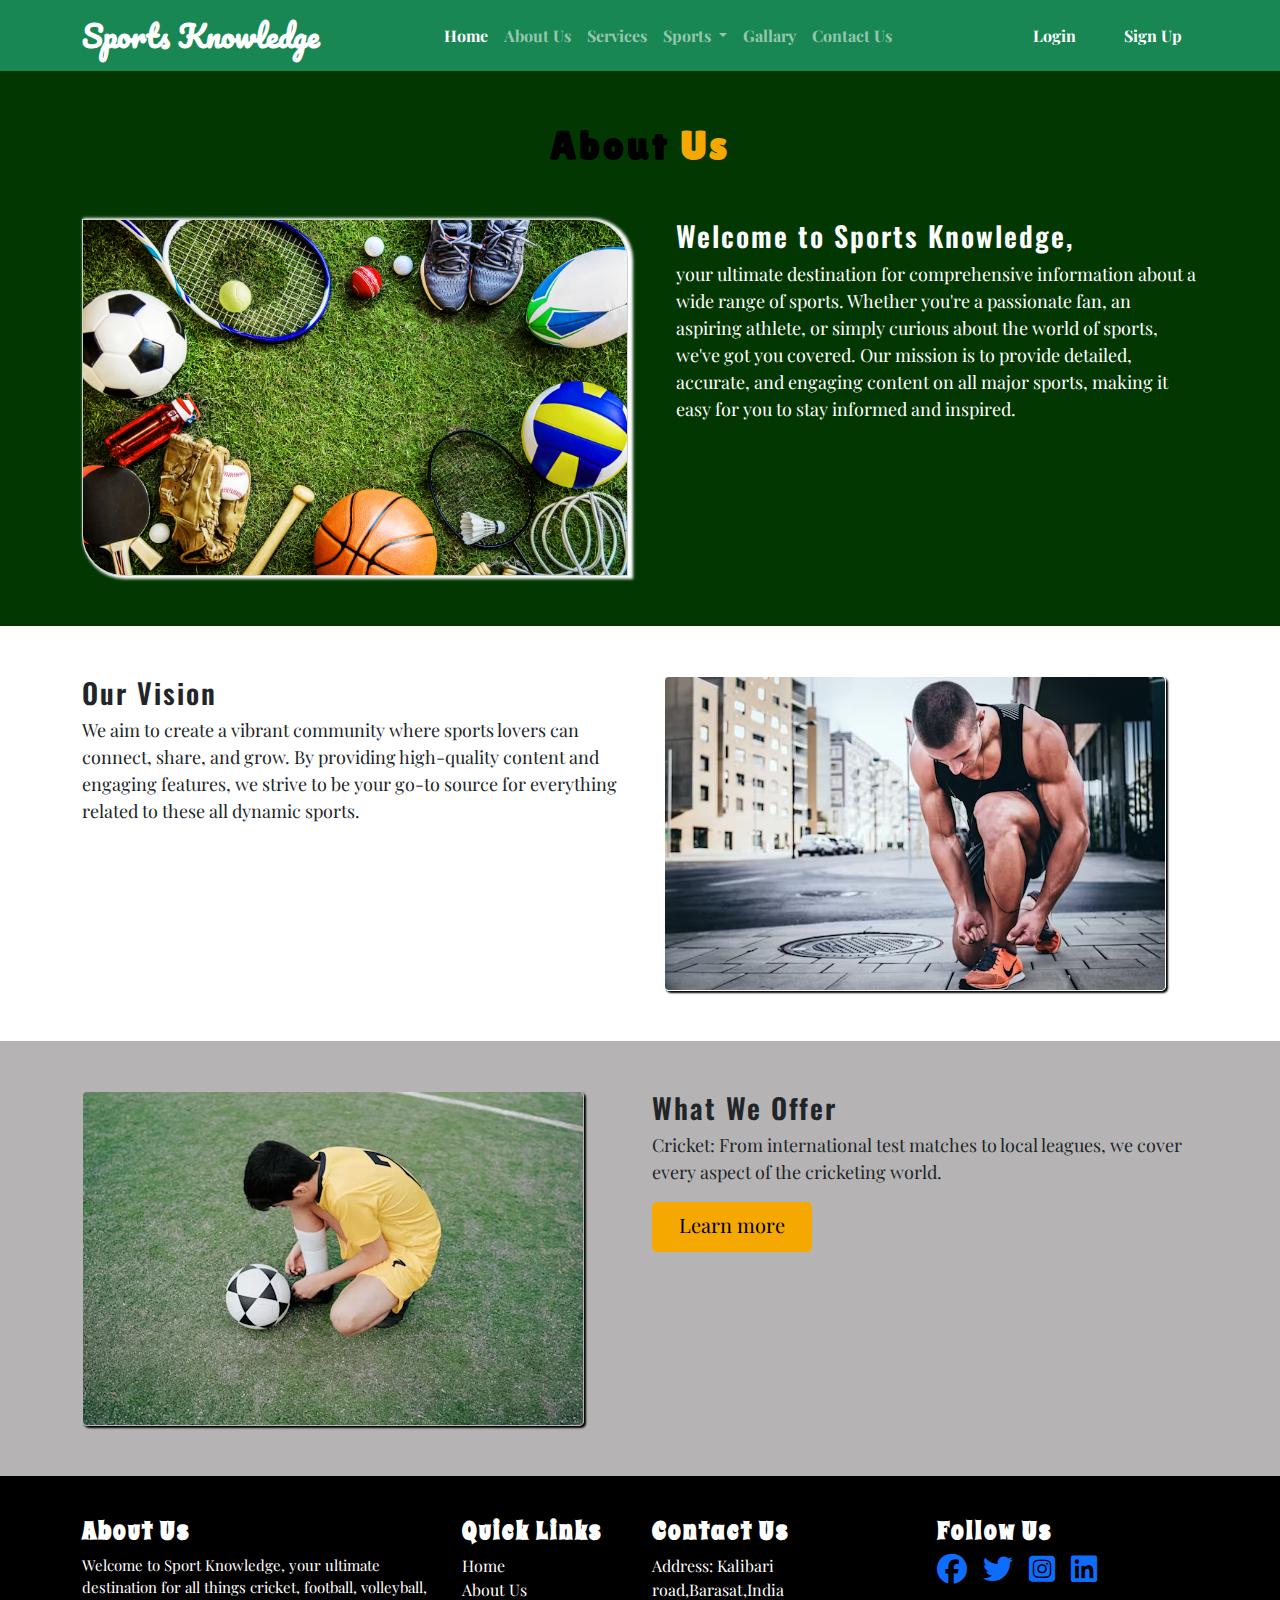
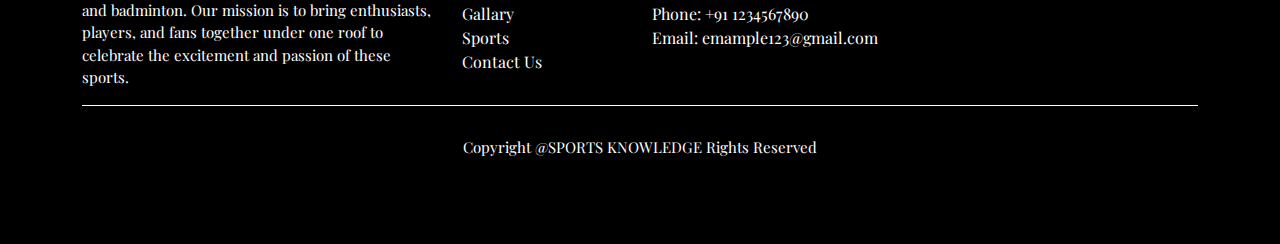
<file: about.html>
<!DOCTYPE html>
<html lang="en">
<head>
    <meta charset="UTF-8">
    <meta name="viewport" content="width=device-width, initial-scale=1.0">
    <!-- fontawsome -->
    <link rel="stylesheet" href="https://cdnjs.cloudflare.com/ajax/libs/font-awesome/6.5.2/css/all.min.css">
    
    <!-- bootstrap css -->
    <link href="https://cdn.jsdelivr.net/npm/bootstrap@5.3.3/dist/css/bootstrap.min.css" rel="stylesheet" integrity="sha384-QWTKZyjpPEjISv5WaRU9OFeRpok6YctnYmDr5pNlyT2bRjXh0JMhjY6hW+ALEwIH" crossorigin="anonymous">
    <!--  -->
    <link href="https://unpkg.com/aos@2.3.1/dist/aos.css" rel="stylesheet">
    <!-- css -->
    <link rel="stylesheet" href="css/style.css">
    <title>Sports Knowledge 2</title>
</head>
<body id="home">
    <!--  -->
    <header>
        <nav class="navbar navbar-expand-lg bg-success" data-bs-theme="dark">
            <div class="container">
                <a class="navbar-brand" href="#">Sports Knowledge</a>
                <button class="navbar-toggler shodow-none  border-0" type="button" data-bs-toggle="offcanvas" data-bs-target="#offcanvasNavbar" aria-controls="offcanvasNavbar" aria-label="Toggle navigation">
                    <span class="navbar-toggler-icon"></span>
                </button>
                <div class="sidebar offcanvas offcanvas-start bg-success" tabindex="-1" id="offcanvasNavbar" aria-labelledby="offcanvasNavbarLabel">
                    <div class="offcanvas-header">
                        <h5 class="offcanvas-title" id="offcanvasNavbarLabel">Sports Knowledge</h5>
                        <button type="button" class="btn-close" data-bs-dismiss="offcanvas" aria-label="Close"></button>
                    </div>
                    <div class="offcanvas-body d-flex flex-column flex-lg-row p-4 p-lg-0">
                        <ul class="navbar-nav justify-content-center align-items-center flex-grow-1 pe-3">
                            <li class="nav-item">
                                <a class="nav-link rounded-3 active" aria-current="page" href="index.html">Home</a>
                            </li>
                            <li class="nav-item">
                                <a class="nav-link rounded-3" href="about.html">About Us</a>
                            </li>
                            <li class="nav-item">
                                <a class="nav-link rounded-3" href="#services">Services</a>
                            </li>
                            <li class="nav-item dropdown">
                                <a class="nav-link dropdown-toggle" href="#sports" role="button" data-bs-toggle="dropdown" aria-expanded="false">
                                  Sports
                                </a>
                                <ul class="dropdown-menu dropdown-menu-dark">
                                  <li><a class="dropdown-item" href="cricket.html">Cricket</a></li>
                                  <li><a class="dropdown-item" href="football.html">Football</a></li>
                                  <li><a class="dropdown-item" href="vollyball.html">Volleyball</a></li>
                                  <li><a class="dropdown-item" href="badminton.html">Badminton</a></li>
                                  <li><a class="dropdown-item" href="baseball.html">Baseball</a></li>
                                  <li><a class="dropdown-item" href="tennis.html">Tennis</a></li>
                                </ul>
                              </li>
                            <li class="nav-item">
                                <a class="nav-link rounded-3" href="gallery.html">Gallary</a>
                            </li>
                            <li class="nav-item">
                                <a class="nav-link rounded-3" href="contact.html">Contact Us</a>
                            </li>
                        </ul>
                        <div class="l_s-btn d-flex flex-column flex-lg-row justify-content-center align-items-center gap-3">
                            <a href="#" class="text-white text-decoration-none px-3 py-1 rounded-3">Login</a>
                            <a href="#" class="text-white  text-decoration-none px-3 py-1 rounded-3">Sign Up</a>
                        </div>
                    </div>
                </div>
            </div>
        </nav>
    </header>
    <!--  -->
    <main>
        <!-- About_part -->
        <section id="about" class="about">
            <div class="container">
                <div class="row">
                    <div class="col-md-12">
                        <div class="text-center mb-50 ab_heading">
                            <h2>
                                About <span>Us</span>
                            </h2>
                        </div>
                    </div>
                </div>
                <div class="row">
                    <div class="col-md-6">
                        
                        <div class="card">
                            <img src="./Images/about/SPORT-01-4.jpg" class="img-fluid" alt="image">
                        </div>
                    </div>
                    <div class="col-md-6">
                        <div class="ps-4">
                            <h3 class="">Welcome to Sports Knowledge,</h3>
                            <p class="ab-text">your ultimate destination for comprehensive information about a wide range of sports. Whether you're a passionate fan, an aspiring athlete, or simply curious about the world of sports, we've got you covered. Our mission is to provide detailed, accurate, and engaging content on all major sports, making it easy for you to stay informed and inspired. 
                            </p>
                        </div>
                    </div>
                </div>
            </div>
        </section>

        <section class="vision" id="vision">
            <div class="container">
                <div class="row">
                    <div class="col-md-6">
                        <h3>Our Vision
                        </h3>
                        <p>We aim to create a vibrant community where sports lovers can connect, share, and grow. By providing high-quality content and engaging features, we strive to be your go-to source for everything related to these all dynamic sports.</p>
                    </div>
        
                    <div class="col-md-6 ps-4">
                        <img src="./Images/about/ab img 2.avif" alt="image">
                    </div>
                </div>
                
            </div>
        </section>

        <section class="offer" id="offer">
            <div class="container">
                <div class="row">
                    <div class="col-md-6">
                        <img src="./Images/about/ab img 3.avif" alt="image">
                    </div>

                    <div class="col-md-6">
                        <h3>What We Offer
                        </h3>
                            <p class="ab-text">Cricket: From international test matches to local leagues, we cover every aspect of the cricketing world.
                                <span class="ab-more-text">
                                Football: Follow your favorite teams and players with our detailed coverage of football leagues and tournaments around the globe.
                                Volleyball: Whether it's indoor or beach volleyball, we've got you covered. Explore our articles on game strategies, player spotlights.
                                Badminton: Dive into the fast-paced world of badminton with our in-depth reports on tournaments, player rankings, training tips.</span>
                        </p>
                        <a href="#" type="button" class="btn all-btn " id="toggleSlide">Learn more</a>
                    </div>
                </div>
                
            </div>
        </section>


    <!--  -->
    <footer class="footer_part section-padding">
        <div class="container">
            <div class="row md-5">
                <div class="col-md-4 md-5">
                    <h4>About Us</h4>
                    <p class="">Welcome to Sport Knowledge, your ultimate destination for all things cricket, football, volleyball, and badminton. Our mission is to bring enthusiasts, players, and fans together under one roof to celebrate the excitement and passion of these sports.</p>
                </div>

                <div class="col-md-2 md-5">
                    <h4>Quick Links</h4>
                    <ul class="list-unstyled footer-link">
                        <li><a href="#"></a>Home</li>
                        <li><a href="#"></a>About Us</li>
                        <li><a href="#"></a>Gallary</li>
                        <li><a href="#"></a>Sports</li>
                        <li><a href="#"></a>Contact Us</li>
                    </ul>
                </div>
                
                <div class="col-md-3 md-5">
                    <h4>Contact Us</h4>
                    <ul class="list-unstyled footer-link">
                        <li class="d-flex">
                            <span class="me-3">Address: Kalibari road,Barasat,India</span>
                        </li>
                        <li class="d-flex">
                           <span class="me-3">Phone: +91 1234567890</span>
                        </li>
                        <li class="d-flex">
                           <span class="me-3">Email: emample123@gmail.com</span>
                        </li>
                    </ul>
                </div>
                
                <div class="col-md-3 md-5">
                    <h4>Follow Us</h4>
                    <ul class="list-unstyled footer-link d-flex gap-3">
                        <li><a href="#"><i class="fa-brands fa-facebook"></i></a></li>
                        <li><a href="#"><i class="fa-brands fa-twitter"></i></a></li>
                        <li><a href="#"><i class="fa-brands fa-square-instagram"></i></a></li>
                        <li><a href="#"><i class="fa-brands fa-linkedin"></i></a></li>
                    </ul>
                </div>
            </div>
            
            <div class="footer_lower">
                <div class="row">
                    <div class="col-12 text-md-center text-center">
                        <p>Copyright @SPORTS KNOWLEDGE Rights Reserved</p>
                    </div>
                </div>
            </div>
        </div>
    </footer>
  
        
<!-- popper js -->
<script src="https://cdn.jsdelivr.net/npm/@popperjs/core@2.11.8/dist/umd/popper.min.js" integrity="sha384-I7E8VVD/ismYTF4hNIPjVp/Zjvgyol6VFvRkX/vR+Vc4jQkC+hVqc2pM8ODewa9r" crossorigin="anonymous"></script>
<!-- bootstrap js -->
<script src="https://cdn.jsdelivr.net/npm/bootstrap@5.3.3/dist/js/bootstrap.min.js"     integrity="sha384-0pUGZvbkm6XF6gxjEnlmuGrJXVbNuzT9qBBavbLwCsOGabYfZo0T0to5eqruptLy"     crossorigin="anonymous"></script>
<!--  -->
<script src="https://unpkg.com/aos@2.3.1/dist/aos.js"></script>
<!-- jquery -->
<script src="js/jquery.js"></script>
<!-- main js -->
<script src="js/main.js"></script>
</body>
</html>
</file>
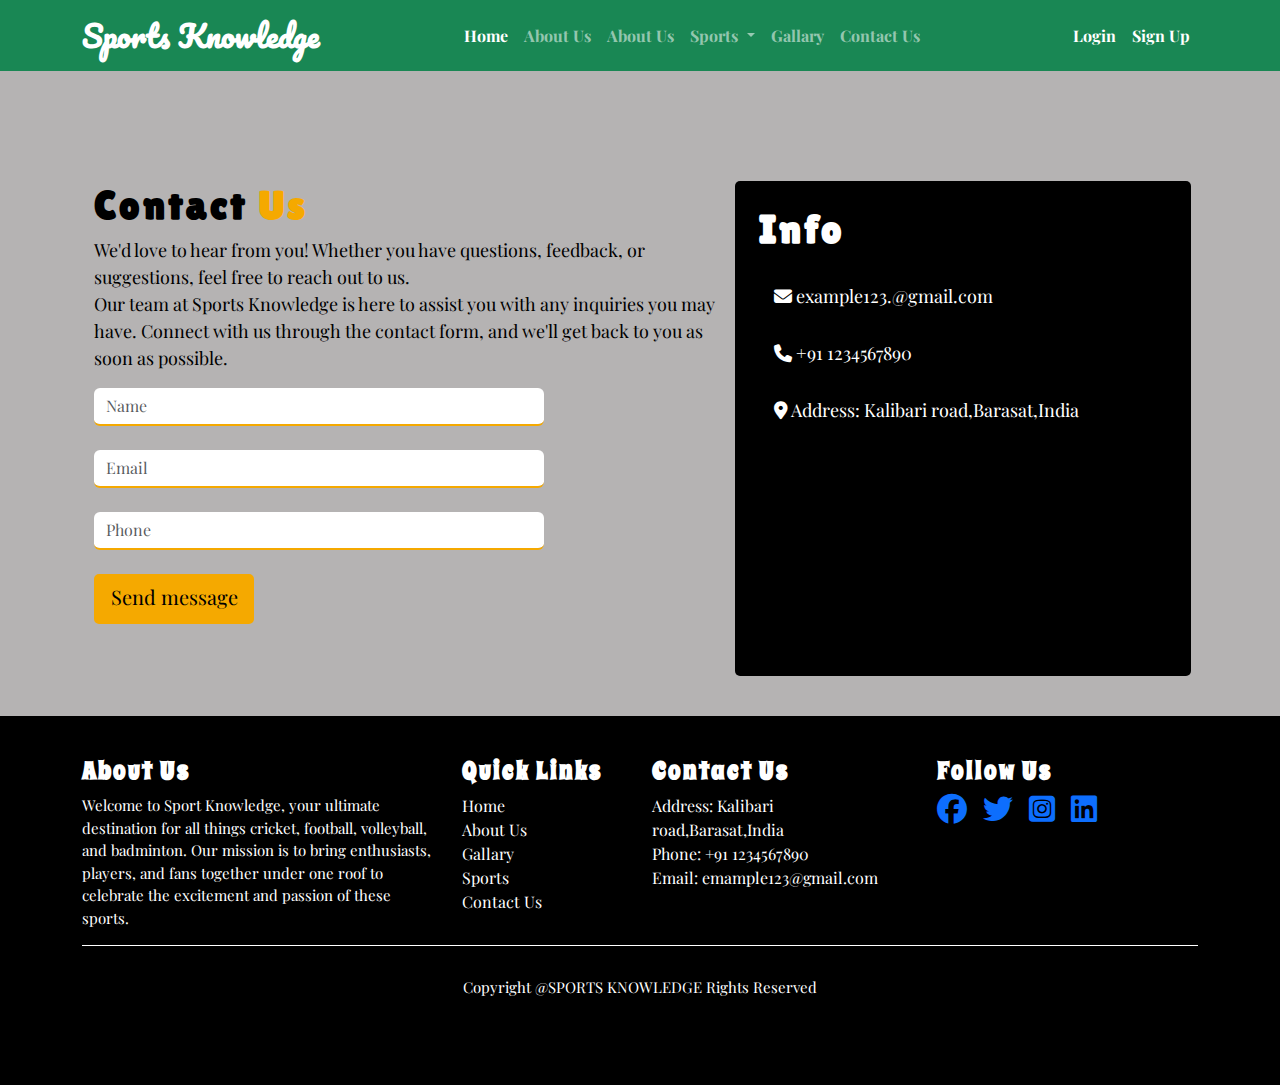
<file: contact.html>
<!DOCTYPE html>
<html lang="en">
<head>
    <meta charset="UTF-8">
    <meta name="viewport" content="width=device-width, initial-scale=1.0">
    <!-- fontawsome -->
    <link rel="stylesheet" href="https://cdnjs.cloudflare.com/ajax/libs/font-awesome/6.5.2/css/all.min.css">
    
    <!-- bootstrap css -->
    <link href="https://cdn.jsdelivr.net/npm/bootstrap@5.3.3/dist/css/bootstrap.min.css" rel="stylesheet" integrity="sha384-QWTKZyjpPEjISv5WaRU9OFeRpok6YctnYmDr5pNlyT2bRjXh0JMhjY6hW+ALEwIH" crossorigin="anonymous">
    
    <!-- css -->
    <link rel="stylesheet" href="css/style.css">
    <title>Sports Knowledge 2</title>
</head>
<body id="home">
    <header>
        <nav class="navbar navbar-expand-lg bg-success" data-bs-theme="dark">
            <div class="container">
                <a class="navbar-brand" href="#">Sports Knowledge</a>
                <button class="navbar-toggler shodow-none  border-0" type="button" data-bs-toggle="offcanvas" data-bs-target="#offcanvasNavbar" aria-controls="offcanvasNavbar" aria-label="Toggle navigation">
                    <span class="navbar-toggler-icon"></span>
                </button>
                <div class="sidebar offcanvas offcanvas-start bg-success" tabindex="-1" id="offcanvasNavbar" aria-labelledby="offcanvasNavbarLabel">
                    <div class="offcanvas-header">
                        <h5 class="offcanvas-title" id="offcanvasNavbarLabel">Sports Knowledge</h5>
                        <button type="button" class="btn-close" data-bs-dismiss="offcanvas" aria-label="Close"></button>
                    </div>
                    <div class="offcanvas-body d-flex flex-column flex-lg-row p-4 p-lg-0">
                        <ul class="navbar-nav justify-content-center align-items-center flex-grow-1 pe-3">
                            <li class="nav-item">
                                <a class="nav-link rounded-3 active" aria-current="page" href="index.html">Home</a>
                            </li>
                            <li class="nav-item">
                                <a class="nav-link rounded-3" href="about.html">About Us</a>
                            </li>
                            <li class="nav-item">
                                <a class="nav-link rounded-3" href="#services">About Us</a>
                            </li>
                            <li class="nav-item dropdown">
                                <a class="nav-link dropdown-toggle" href="#sports" role="button" data-bs-toggle="dropdown" aria-expanded="false">
                                  Sports
                                </a>
                                <ul class="dropdown-menu dropdown-menu-dark">
                                  <li><a class="dropdown-item" href="cricket.html">Cricket</a></li>
                                  <li><a class="dropdown-item" href="football.html">Football</a></li>
                                  <li><a class="dropdown-item" href="vollyball.html">Volleyball</a></li>
                                  <li><a class="dropdown-item" href="badminton.html">Badminton</a></li>
                                  <li><a class="dropdown-item" href="baseball.html">Baseball</a></li>
                                  <li><a class="dropdown-item" href="tennis.html">Tennis</a></li>
                                  <li><a class="dropdown-item" href="">All</a></li>
                                </ul>
                              </li>
                            <li class="nav-item">
                                <a class="nav-link rounded-3" href="gallery.html">Gallary</a>
                            </li>
                            <li class="nav-item">
                                <a class="nav-link rounded-3" href="contact.html">Contact Us</a>
                            </li>
                        </ul>
                        <div class="l_s-btn d-flex flex-column flex-lg-row justify-content-center align-items-center ">
                            <a href="#" class="text-white text-decoration-none px-2 py-1 rounded-3">Login</a>
                            <a href="#" class="text-white  text-decoration-none px-2 py-1 rounded-3">Sign Up</a>
                        </div>
                    </div>
                </div>
            </div>
        </nav>
    </header>

    <!--  -->
    <main>
        <!-- Contact_part -->
        <section class="contact" id="contact">
            <div class="container">
                <div class="row">
                    
                    <div class="col-md-7 ps-4">
                        <div class="heading_contact">
                            <h2>Contact <span>Us</span></h2>
                        </div>
                        <p>We'd love to hear from you! Whether you have questions, feedback, or suggestions, feel free to reach out to us. <br> Our team at Sports Knowledge is here to assist you with any inquiries you may have. Connect with us through the contact form, and we'll get back to you as soon as possible. </p>
                        <input type="text" class="form-control" placeholder="Name" aria-label="default input example"><br>
                        <input type="email" class="form-control" placeholder="Email" aria-label="default input example"><br>
                        <input type="number" class="form-control" placeholder="Phone" aria-label="default input example"><br>
                        <a href="#" type="button" class="btn all-btn">Send message</a>
                    </div>
                    
                    <div class="col-md-5 ps-4 pt-4" id="con_r">
                        <h2>Info</h2>
                        <p><i class="fa-solid fa-envelope"></i> example123.@gmail.com</p>
                        <p><i class="fa-solid fa-phone"></i> +91 1234567890</p>
                        <p><i class="fa-solid fa-location-dot"></i> Address: Kalibari road,Barasat,India</p>
                    </div>
                </div>
            </div>
        </section>
       
    </main>
    <!--  -->
    <footer class="footer_part">
        <div class="container">
            <div class="row md-5">
                <div class="col-md-4 md-5">
                    <h4>About Us</h4>
                    <p class="">Welcome to Sport Knowledge, your ultimate destination for all things cricket, football, volleyball, and badminton. Our mission is to bring enthusiasts, players, and fans together under one roof to celebrate the excitement and passion of these sports.</p>
                </div>

                <div class="col-md-2 md-5">
                    <h4>Quick Links</h4>
                    <ul class="list-unstyled footer-link">
                        <li><a href="#"></a>Home</li>
                        <li><a href="#"></a>About Us</li>
                        <li><a href="#"></a>Gallary</li>
                        <li><a href="#"></a>Sports</li>
                        <li><a href="#"></a>Contact Us</li>
                    </ul>
                </div>
                
                <div class="col-md-3 md-5">
                    <h4>Contact Us</h4>
                    <ul class="list-unstyled footer-link">
                        <li class="d-flex">
                            <span class="me-3">Address: Kalibari road,Barasat,India</span>
                        </li>
                        <li class="d-flex">
                           <span class="me-3">Phone: +91 1234567890</span>
                        </li>
                        <li class="d-flex">
                           <span class="me-3">Email: emample123@gmail.com</span>
                        </li>
                    </ul>
                </div>
                
                <div class="col-md-3 md-5">
                    <h4>Follow Us</h4>
                    <ul class="list-unstyled footer-link d-flex gap-3">
                        <li><a href="#"><i class="fa-brands fa-facebook"></i></a></li>
                        <li><a href="#"><i class="fa-brands fa-twitter"></i></a></li>
                        <li><a href="#"><i class="fa-brands fa-square-instagram"></i></a></li>
                        <li><a href="#"><i class="fa-brands fa-linkedin"></i></a></li>
                    </ul>
                </div>
            </div>
            
            <div class="footer_lower">
                <div class="row">
                    <div class="col-12 text-md-center text-center">
                        <p>Copyright @SPORTS KNOWLEDGE Rights Reserved</p>
                    </div>
                </div>
            </div>
        </div>
    </footer>
    
<!-- popper js -->
<script src="https://cdn.jsdelivr.net/npm/@popperjs/core@2.11.8/dist/umd/popper.min.js" integrity="sha384-I7E8VVD/ismYTF4hNIPjVp/Zjvgyol6VFvRkX/vR+Vc4jQkC+hVqc2pM8ODewa9r" crossorigin="anonymous"></script>
<!-- bootstrap js -->
<script src="https://cdn.jsdelivr.net/npm/bootstrap@5.3.3/dist/js/bootstrap.min.js"     integrity="sha384-0pUGZvbkm6XF6gxjEnlmuGrJXVbNuzT9qBBavbLwCsOGabYfZo0T0to5eqruptLy"     crossorigin="anonymous"></script>

<!-- jquery -->
<script src="js/jquery.js"></script>
<!-- main js -->
<script src="js/main.js"></script>
</body>
</html>
</file>
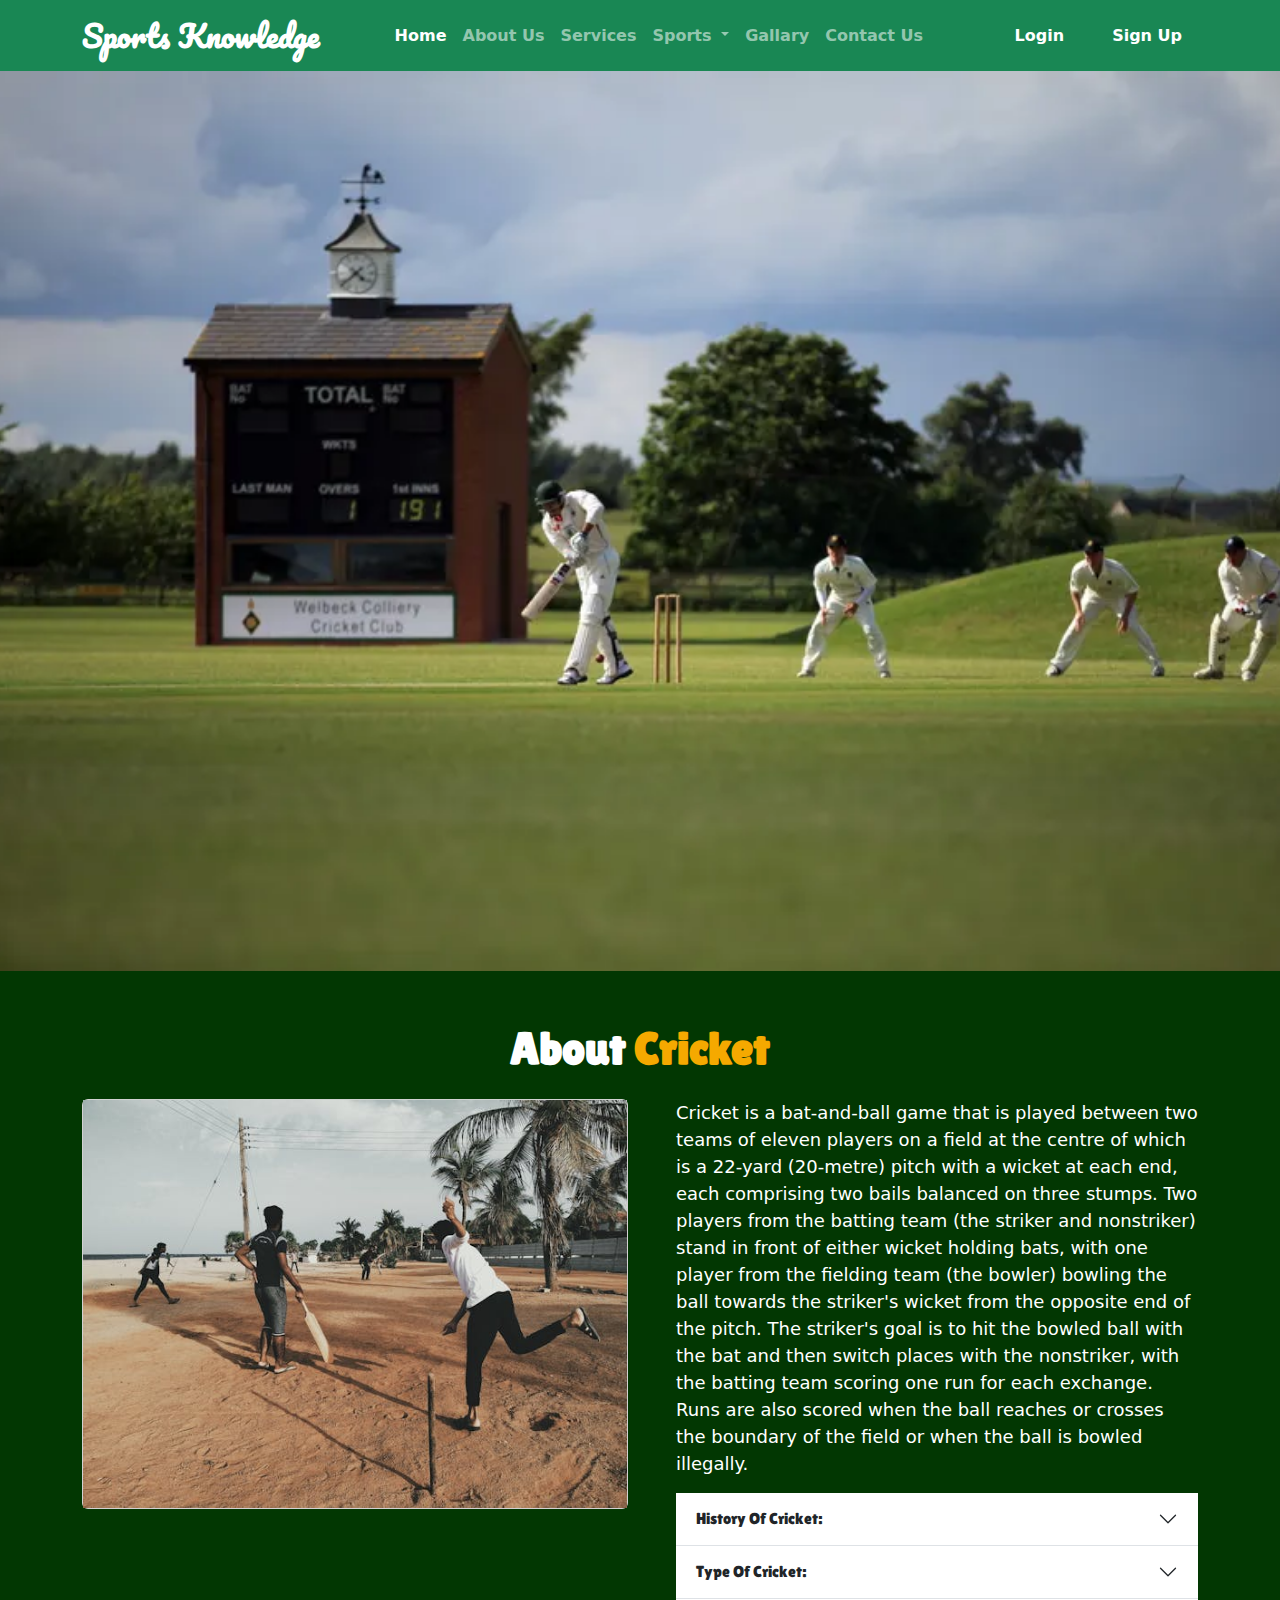
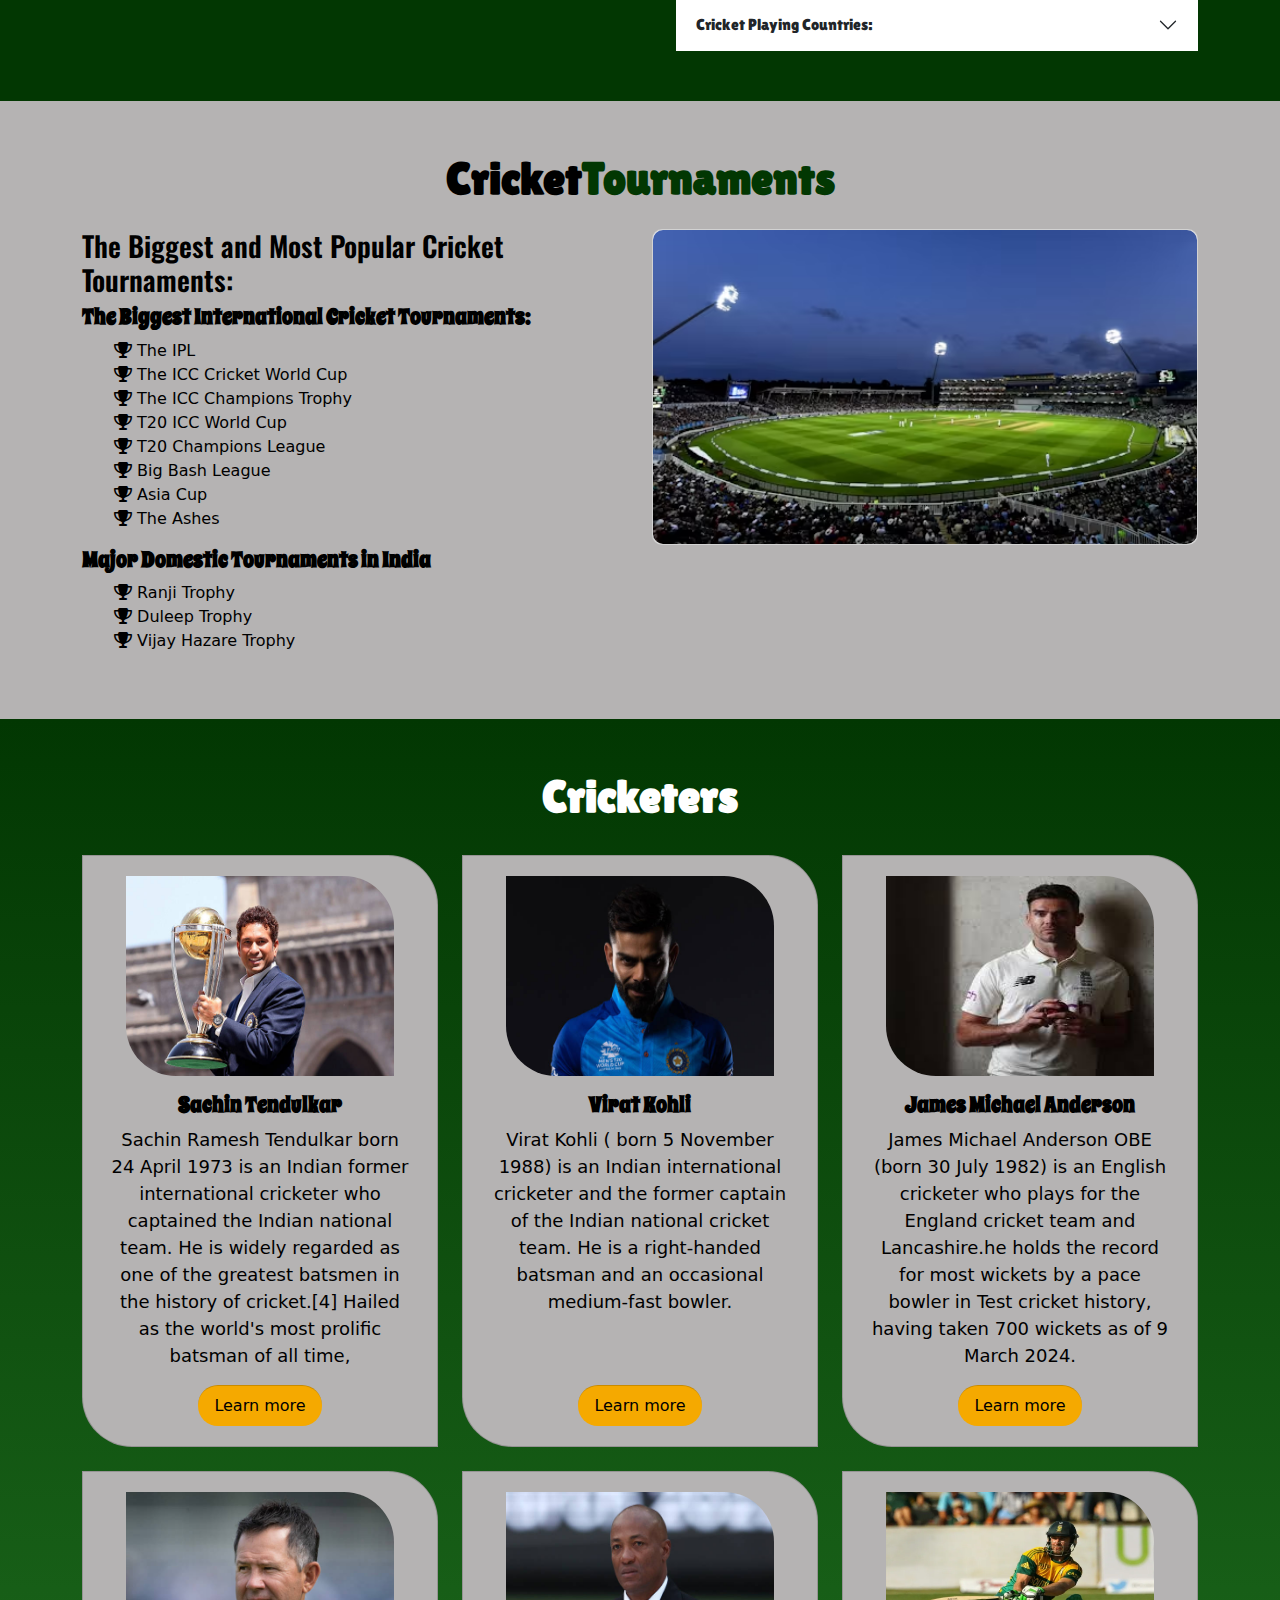
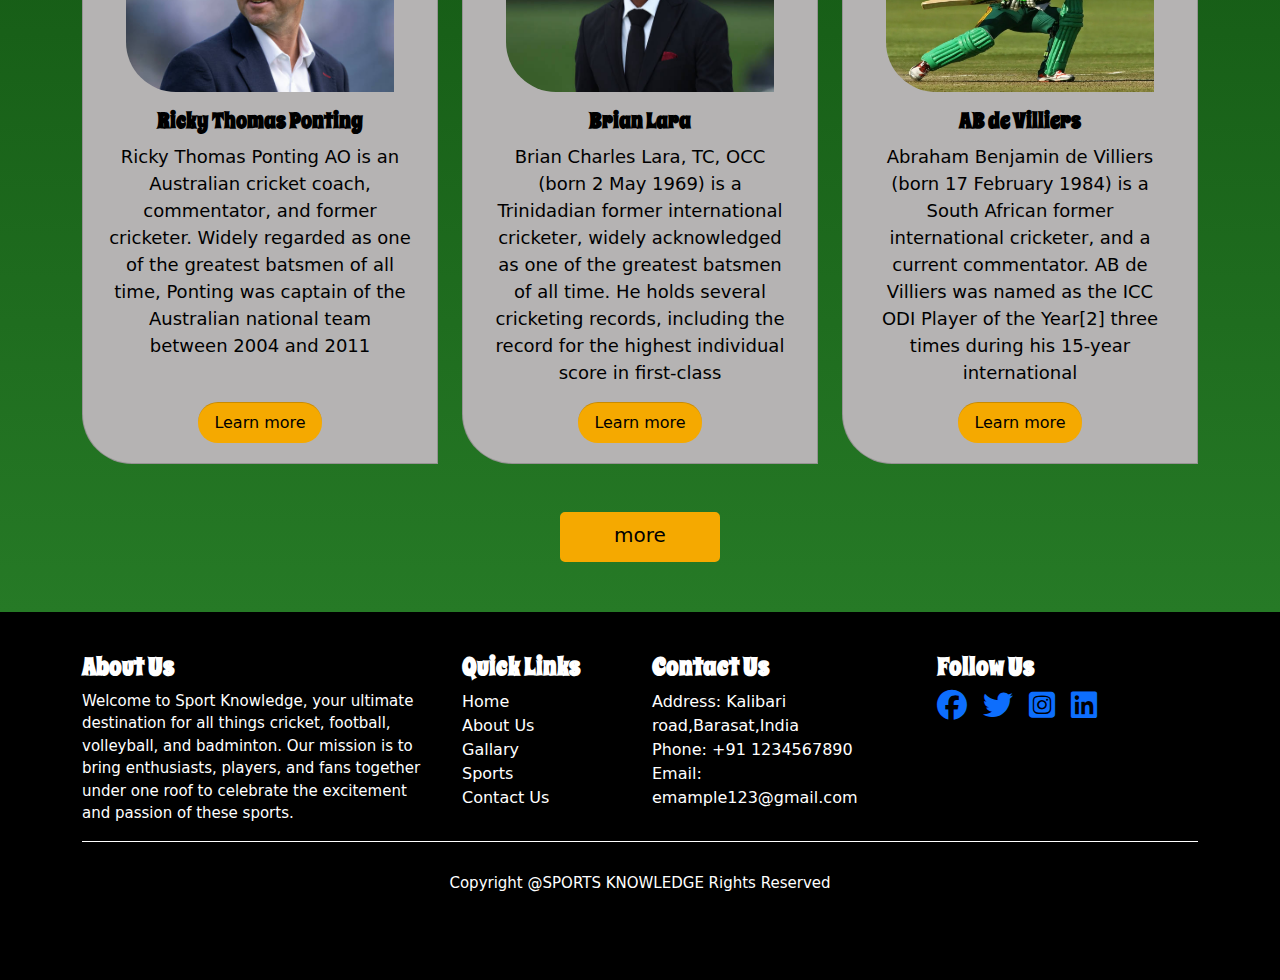
<file: cricket.html>
<!DOCTYPE html>
<html lang="en">
<head>
    <meta charset="UTF-8">
    <meta name="viewport" content="width=device-width, initial-scale=1.0">
     <!-- fontawsome -->
     <link rel="stylesheet" href="https://cdnjs.cloudflare.com/ajax/libs/font-awesome/6.5.2/css/all.min.css">

    <!-- bootstrap css -->
    <link href="https://cdn.jsdelivr.net/npm/bootstrap@5.3.3/dist/css/bootstrap.min.css" rel="stylesheet" integrity="sha384-QWTKZyjpPEjISv5WaRU9OFeRpok6YctnYmDr5pNlyT2bRjXh0JMhjY6hW+ALEwIH" crossorigin="anonymous">
    
    <!-- css -->
    <link rel="stylesheet" href="css/cricket.css">
    <title>Cricket</title>
</head>
<body>
  <header>
    <nav class="navbar navbar-expand-lg bg-success" data-bs-theme="dark">
        <div class="container">
            <a class="navbar-brand" href="#">Sports Knowledge</a>
            <button class="navbar-toggler shodow-none  border-0" type="button" data-bs-toggle="offcanvas" data-bs-target="#offcanvasNavbar" aria-controls="offcanvasNavbar" aria-label="Toggle navigation">
                <span class="navbar-toggler-icon"></span>
            </button>
            <div class="sidebar offcanvas offcanvas-start bg-success" tabindex="-1" id="offcanvasNavbar" aria-labelledby="offcanvasNavbarLabel">
                <div class="offcanvas-header">
                    <h5 class="offcanvas-title" id="offcanvasNavbarLabel">Sports Knowledge</h5>
                    <button type="button" class="btn-close" data-bs-dismiss="offcanvas" aria-label="Close"></button>
                </div>
                <div class="offcanvas-body d-flex flex-column flex-lg-row p-4 p-lg-0">
                    <ul class="navbar-nav justify-content-center align-items-center flex-grow-1 pe-3">
                        <li class="nav-item">
                            <a class="nav-link rounded-3 active" aria-current="page" href="index.html">Home</a>
                        </li>
                        <li class="nav-item">
                            <a class="nav-link rounded-3" href="about.html">About Us</a>
                        </li>
                        <li class="nav-item">
                          <a class="nav-link rounded-3" href="#services">Services</a>
                      </li>
                        <li class="nav-item dropdown">
                            <a class="nav-link dropdown-toggle" href="#sports" role="button" data-bs-toggle="dropdown" aria-expanded="false">
                              Sports
                            </a>
                            <ul class="dropdown-menu dropdown-menu-dark">
                              <li><a class="dropdown-item" href="cricket.html">Cricket</a></li>
                              <li><a class="dropdown-item" href="football.html">Football</a></li>
                              <li><a class="dropdown-item" href="vollyball.html">Volleyball</a></li>
                              <li><a class="dropdown-item" href="badminton.html">Badminton</a></li>
                              <li><a class="dropdown-item" href="baseball.html">Baseball</a></li>
                              <li><a class="dropdown-item" href="tennis.html">Tennis</a></li>
                            </ul>
                          </li>
                        <li class="nav-item">
                            <a class="nav-link rounded-3" href="gallery.html">Gallary</a>
                        </li>
                        <li class="nav-item">
                            <a class="nav-link rounded-3" href="contact.html">Contact Us</a>
                        </li>
                    </ul>
                    <div class="l_s-btn d-flex flex-column flex-lg-row justify-content-center align-items-center gap-3">
                        <a href="#" class="text-white text-decoration-none px-3 py-1 rounded-3">Login</a>
                        <a href="#" class="text-white  text-decoration-none px-3 py-1 rounded-3">Sign Up</a>
                    </div>
                </div>
            </div>
        </div>
    </nav>
</header>
<!--  -->
<main>
  <section class="cricket" id="cricket" >
    <div class="container">
      <div class="row">
        <div class="col-lg-6">
          
        </div>
      </div>
    </div>
  </section>
   <!-- about_cricket -->
  <section id="about_cricket" class="about_cricket">
    <div class="container">
      <div class="ab_c_heading">
        <h2>
          About <span>Cricket</span>
        </h2>
      </div>
      <div class="mt-4">
        <div class="row">
          <div class="col-md-6">
              <div class="card">
                  <img src="./Images/cricket/cri-ban-img.jpeg" class="img-fluid" alt="image">
              </div>
          </div>
          <div class="col-md-6">
            <div class="ps-4">
              <p class="text-white">
                Cricket is a bat-and-ball game that is played between two teams of eleven players on a field at the centre of which is a 22-yard (20-metre) pitch with a wicket at each end, each comprising two bails balanced on three stumps. Two players from the batting team (the striker and nonstriker) stand in front of either wicket holding bats, with one player from the fielding team (the bowler) bowling the ball towards the striker's wicket from the opposite end of the pitch. The striker's goal is to hit the bowled ball with the bat and then switch places with the nonstriker, with the batting team scoring one run for each exchange. Runs are also scored when the ball reaches or crosses the boundary of the field or when the ball is bowled illegally.
              </p>
              
              <div class="accordion accordion-flush" id="accordionFlushExample">
                <div class="accordion-item">
                  <h2 class="accordion-header">
                    <button class="accordion-button collapsed" type="button" data-bs-toggle="collapse" data-bs-target="#flush-collapseOne" aria-expanded="false" aria-controls="flush-collapseOne">
                      History Of Cricket:
                    </button>
                  </h2>
                  <div id="flush-collapseOne" class="accordion-collapse collapse" data-bs-parent="#accordionFlushExample">
                    <div class="accordion-body"><strong>Main article: History of cricket to 1725</strong>
  
                      A medieval "club ball" game involving an underarm bowl towards a batter. Ball catchers are shown positioning themselves to catch a ball. Detail from the Canticles of Holy Mary, 13th century.
                      Cricket is one of many games in the "club ball" sphere that basically involve hitting a ball with a hand-held implement; others include baseball (which shares many similarities with cricket, both belonging in the more specific bat-and-ball games category[2]), golf, hockey, tennis, squash, badminton and table tennis.[3] In cricket's case, a key difference is the existence of a solid target structure, the wicket (originally, it is thought, a "wicket gate" through which sheep were herded), that the batter must defend.[4] The cricket historian Harry Altham identified three "groups" of "club ball" games: the "hockey group", in which the ball is driven to and from between two targets (the goals); the "golf group", in which the ball is driven towards an undefended target (the hole); and the "cricket group", in which "the ball is aimed at a mark (the wicket) and driven away from it"</div>
                  </div>
                </div>
                <div class="accordion-item">
                  <h2 class="accordion-header">
                    <button class="accordion-button collapsed" type="button" data-bs-toggle="collapse" data-bs-target="#flush-collapseTwo" aria-expanded="false" aria-controls="flush-collapseTwo">
                      Type Of Cricket:
                    </button>
                  </h2>
                  <div id="flush-collapseTwo" class="accordion-collapse collapse" data-bs-parent="#accordionFlushExample">
                    <div class="accordion-body">There are <strong>three formats of cricket played at the international level – Test matches, One-Day Internationals and Twenty20 Internationals.</strong> These matches are played under the rules and regulations approved by the International Cricket Council, which also provides match officials for them. </div>
                  </div>
                </div>
                <div class="accordion-item">
                  <h2 class="accordion-header">
                    <button class="accordion-button collapsed" type="button" data-bs-toggle="collapse" data-bs-target="#flush-collapseThree" aria-expanded="false" aria-controls="flush-collapseThree">
                      Cricket Playing Countries:
                    </button>
                  </h2>
                  <div id="flush-collapseThree" class="accordion-collapse collapse" data-bs-parent="#accordionFlushExample">
                    <div class="accordion-body">With 12 Full Members and 96 Associate Members, the ICC currently has <strong> 108 member countries</strong>, which means there are a total of 108 cricket-playing nations in the world recognized by the ICC.</div>
                  </div>
                </div>
              </div>
  
            </div>

          </div>

        </div>
      </div>
    </div>
</section>

<!--  -->

<section class="ckt_tour" id="ckt_tour">
  <div class="container">
    <div class="ckt_tour_heading">
        <h2>
          Cricket<span>Tournaments</span>
        </h2>
    </div>
    
    <div class="mt-4">
      <div class="row">
        <div class="col-md-6">
          <div class="">
            <h3>The Biggest and Most Popular Cricket Tournaments:</h3>
          <div class="">
            <h5>The Biggest International Cricket Tournaments:</h5>
          <ul>
            <li><a href="#"><i class="fa-solid fa-trophy"></i> The IPL</a></li>
            <li><a href="#"><i class="fa-solid fa-trophy"></i> The ICC Cricket World Cup</a></li>
            <li><a href="#"><i class="fa-solid fa-trophy"></i> The ICC Champions Trophy</a></li>
            <li><a href="#"><i class="fa-solid fa-trophy"></i> T20 ICC World Cup</a></li>
            <li><a href="#"><i class="fa-solid fa-trophy"></i> T20 Champions League</a></li>
            <li><a href="#"><i class="fa-solid fa-trophy"></i> Big Bash League</a></li>
            <li><a href="#"><i class="fa-solid fa-trophy"></i> Asia Cup</a></li>
            <li><a href="#"><i class="fa-solid fa-trophy"></i> The Ashes</a></li>
          </ul>
          </div>

          <div class="">
            <h5>Major Domestic Tournaments in India</h5>
            <ul>
              <li><a href="#"><i class="fa-solid fa-trophy"></i>  Ranji Trophy</a></li>
              <li><a href="#"><i class="fa-solid fa-trophy"></i>  Duleep Trophy</a></li>
              <li><a href="#"><i class="fa-solid fa-trophy"></i>  Vijay Hazare Trophy</a></li>
            </ul>
          </div>
          
          </div>
        </div>
        
        <div class="col-md-6">
          <div class="card">
            <img src="./Images/cricket/tourna img.avif" class="img-fluid" alt="image">
          </div>
        </div>
      </div>
    </div>
</div>
</section>
<!--  -->

<section class="cricketer">
  <div class="container">

    <div class="row">
      <div class="col-md-12">
        <div class="text-center ">
          <h2>
            Cricketers
          </h2>
        </div>
      </div>
    </div>

    <div class="mt-4">
      <div class="row g-4">
        <div class="col-lg-4 col-md-6">
          <div class="card h-100">
            <img src="./Images/cricket/sachin.jpg" class="card-img-top" alt="image">
    <div class="card-body">
      <h5 class="card-title">Sachin Tendulkar</h5>
                    <p class="card-text">Sachin Ramesh Tendulkar born 24 April 1973 is an Indian former international cricketer who captained the Indian national team. He is widely regarded as one of the greatest batsmen in the history of cricket.[4] Hailed as the world's most prolific batsman of all time,</p>
      
    </div>
            <div class="card-footer">
              <a href="" class="">Learn more</a>
            </div>
          </div>
        </div>
        <div class="col-lg-4 col-md-6">
          <div class="card h-100">
            <img src="./Images/cricket/vk18.jpg" class="card-img-top" alt="img">
            <div class="card-body">
              <h5 class="card-title">Virat Kohli</h5>
                    <p class="card-text">Virat Kohli ( born 5 November 1988) is an Indian international cricketer and the former captain of the Indian national cricket team. He is a right-handed batsman and an occasional medium-fast bowler.</p>
            </div>
            <div class="card-footer">
              <a href="" class="">Learn more</a>
            </div>
          </div>
        </div>
        <div class="col-lg-4 col-md-6">
          <div class="card h-100">
            <img src="./Images/cricket/jimmy.jpeg" class="card-img-top" alt="img">
            <div class="card-body">
              <h5 class="card-title">James Michael Anderson</h5>
                    <p class="card-text">James Michael Anderson OBE (born 30 July 1982) is an English cricketer who plays for the England cricket team and Lancashire.he holds the record for most wickets by a pace bowler in Test cricket history, having taken 700 wickets as of 9 March 2024.</p>
            </div>
            <div class="card-footer">
              <a href="" class="">Learn more</a>
            </div>
          </div>
        </div>
      </div>
    </div>

    <div class="mt-4">
      <div class="row g-4">
        <div class="col-lg-4 col-md-6">
          <div class="card h-100">
            <img src="./Images/cricket/ricky.jpg" class="card-img-top" alt="img">
    <div class="card-body">
      <h5 class="card-title">Ricky Thomas Ponting</h5>
                    <p class="card-text">Ricky Thomas Ponting AO is an Australian cricket coach, commentator, and former cricketer. Widely regarded as one of the greatest batsmen of all time, Ponting was captain of the Australian national team between 2004 and 2011</p>
      
    </div>
    <div class="card-footer">
      <a href="" class="">Learn more</a>
    </div>
          </div>
        </div>
        <div class="col-lg-4 col-md-6">
          <div class="card h-100">
            <img src="./Images/cricket/lara.jpg" class="card-img-top" alt="img">
            <div class="card-body">
              <h5 class="card-title">Brian Lara</h5>
                    <p class="card-text">Brian Charles Lara, TC, OCC (born 2 May 1969) is a Trinidadian former international cricketer, widely acknowledged as one of the greatest batsmen of all time. He holds several cricketing records, including the record for the highest individual score in first-class </p>
            </div>
            <div class="card-footer">
              <a href="" class="">Learn more</a>
            </div>
          </div>
        </div>
        <div class="col-lg-4 col-md-6">
          <div class="card h-100">
            <img src="./Images/cricket/ab.webp" class="card-img-top" alt="img">
            <div class="card-body">
              <h5 class="card-title">AB de Villiers</h5>
                    <p class="card-text">Abraham Benjamin de Villiers (born 17 February 1984) is a South African former international cricketer, and a current commentator. AB de Villiers was named as the ICC ODI Player of the Year[2] three times during his 15-year international </p>
            </div>
            <div class="card-footer">
              <a href="" class="">Learn more</a>
            </div>

          </div>
        </div>
      </div>
    </div>

    <div class="row">
      <div class="col-md-12 mt-5">
          <div class="text-center">
              <a href="#" type="button" class="btn all-btn ">more</a>
           </div>
      </div>
  </div>
  
  </div>
</section>
</main>
<!--  -->
<footer class="footer_part">
  <div class="container">
      <div class="row md-5">
          <div class="col-md-4 md-5">
              <h4>About Us</h4>
              <p class="">Welcome to Sport Knowledge, your ultimate destination for all things cricket, football, volleyball, and badminton. Our mission is to bring enthusiasts, players, and fans together under one roof to celebrate the excitement and passion of these sports.</p>
          </div>

          <div class="col-md-2 md-5">
              <h4>Quick Links</h4>
              <ul class="list-unstyled footer-link">
                  <li><a href="#"></a>Home</li>
                  <li><a href="#"></a>About Us</li>
                  <li><a href="#"></a>Gallary</li>
                  <li><a href="#"></a>Sports</li>
                  <li><a href="#"></a>Contact Us</li>
              </ul>
          </div>
          
          <div class="col-md-3 md-5">
              <h4>Contact Us</h4>
              <ul class="list-unstyled footer-link">
                  <li class="d-flex">
                      <span class="me-3">Address: Kalibari road,Barasat,India</span>
                  </li>
                  <li class="d-flex">
                     <span class="me-3">Phone: +91 1234567890</span>
                  </li>
                  <li class="d-flex">
                     <span class="me-3">Email: emample123@gmail.com</span>
                  </li>
              </ul>
          </div>
          
          <div class="col-md-3 md-5">
              <h4>Follow Us</h4>
              <ul class="list-unstyled footer-link d-flex gap-3">
                  <li><a href="#"><i class="fa-brands fa-facebook"></i></a></li>
                  <li><a href="#"><i class="fa-brands fa-twitter"></i></a></li>
                  <li><a href="#"><i class="fa-brands fa-square-instagram"></i></a></li>
                  <li><a href="#"><i class="fa-brands fa-linkedin"></i></a></li>
              </ul>
          </div>
      </div>
      
      <div class="footer_lower">
          <div class="row">
              <div class="col-12 text-md-center text-center">
                  <p>Copyright @SPORTS KNOWLEDGE Rights Reserved</p>
              </div>
          </div>
      </div>
  </div>
</footer>



<!-- popper js -->
<script src="https://cdn.jsdelivr.net/npm/@popperjs/core@2.11.8/dist/umd/popper.min.js" integrity="sha384-I7E8VVD/ismYTF4hNIPjVp/Zjvgyol6VFvRkX/vR+Vc4jQkC+hVqc2pM8ODewa9r" crossorigin="anonymous"></script>
    
<!-- bootstrap js -->
<script src="https://cdn.jsdelivr.net/npm/bootstrap@5.3.3/dist/js/bootstrap.min.js"     integrity="sha384-0pUGZvbkm6XF6gxjEnlmuGrJXVbNuzT9qBBavbLwCsOGabYfZo0T0to5eqruptLy"     crossorigin="anonymous"></script>
<!-- jquery -->
<script src="js/jquery.js"></script>
<!-- main js -->
<script src="js/main.js"></script>

</body>
</html>
</file>
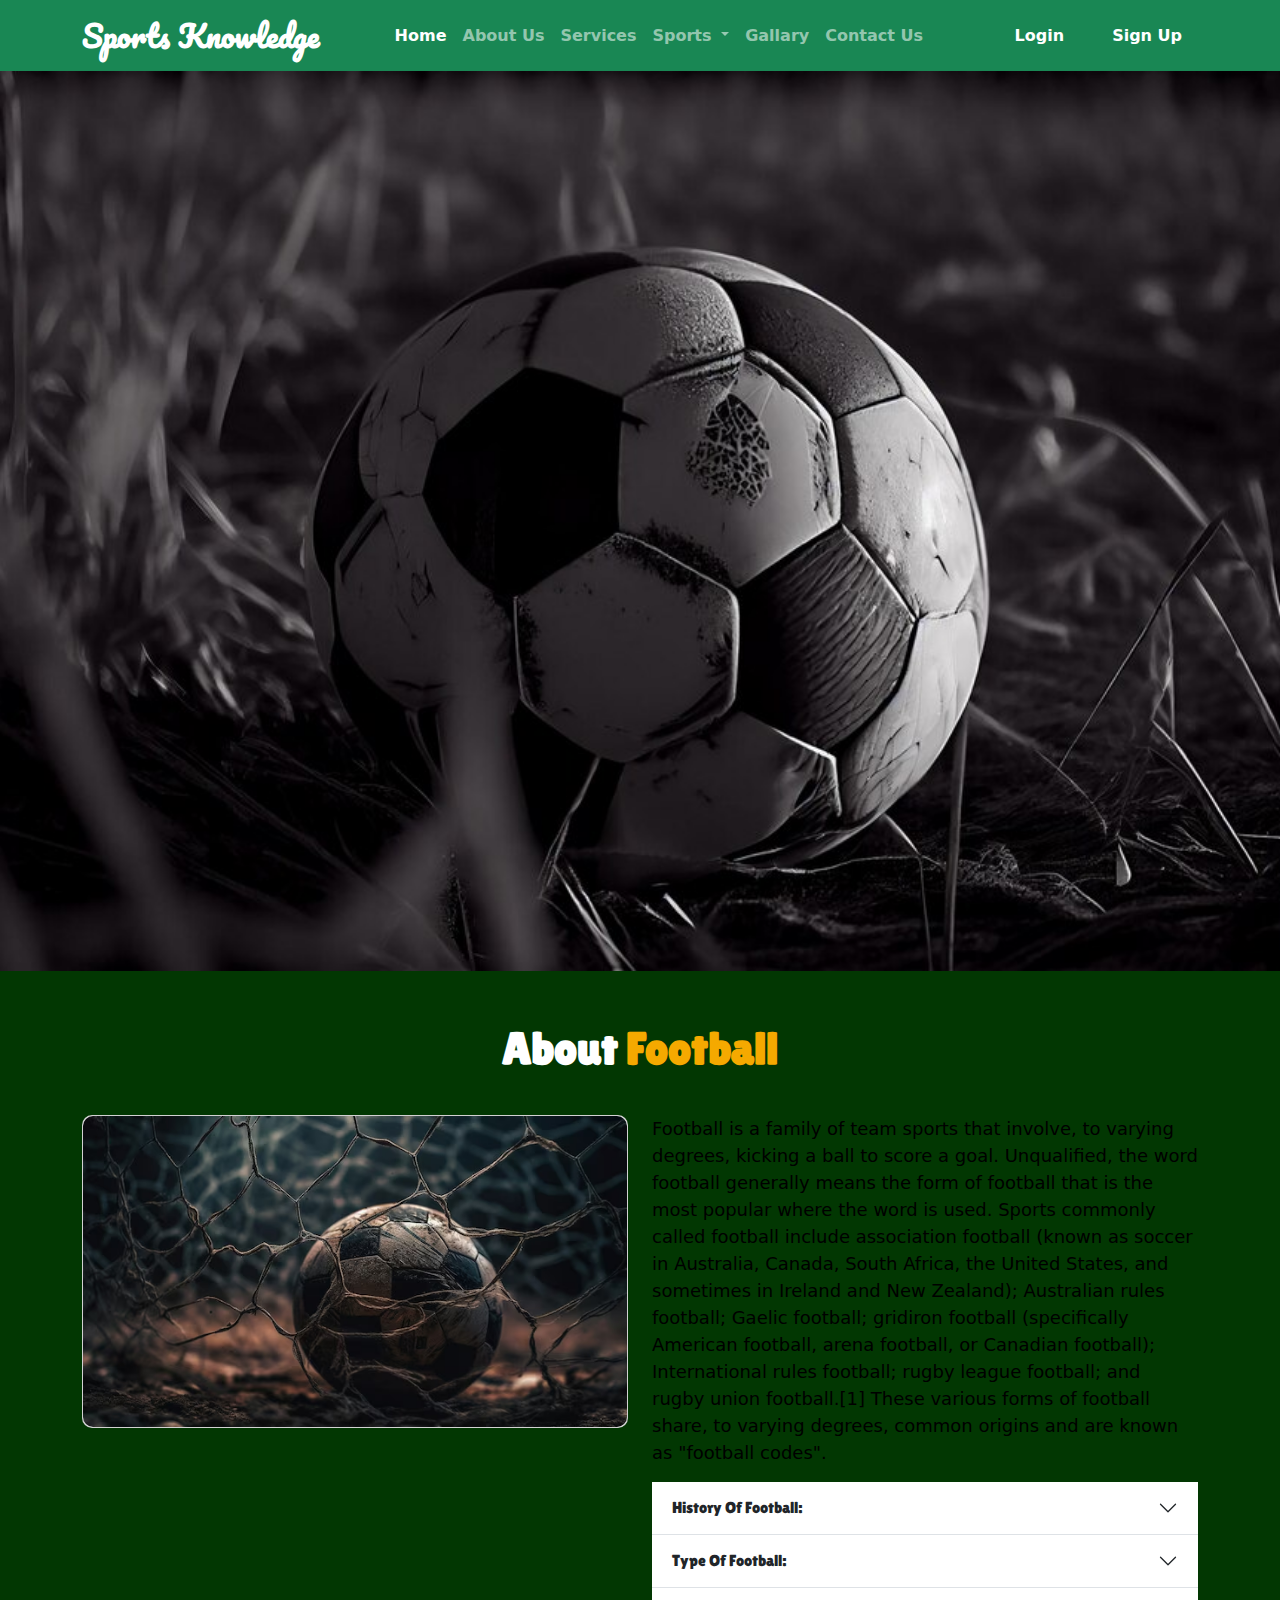
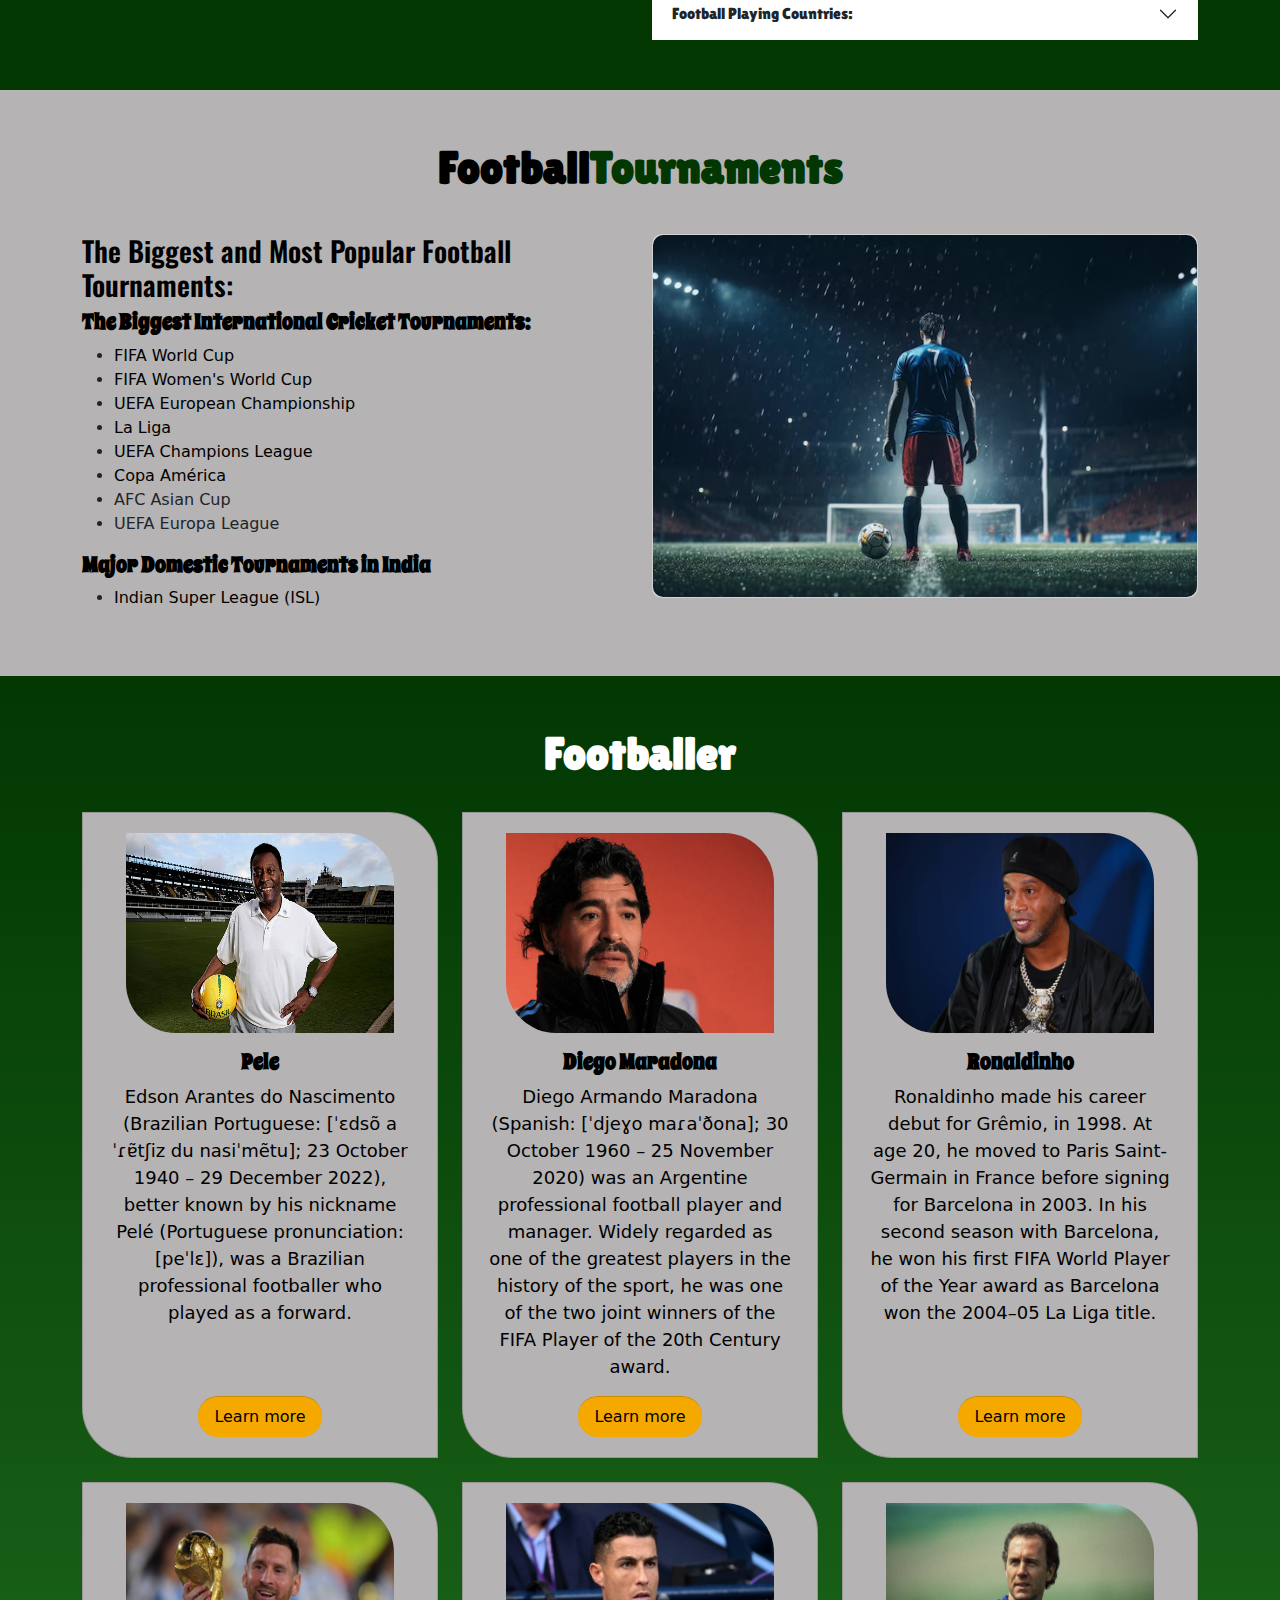
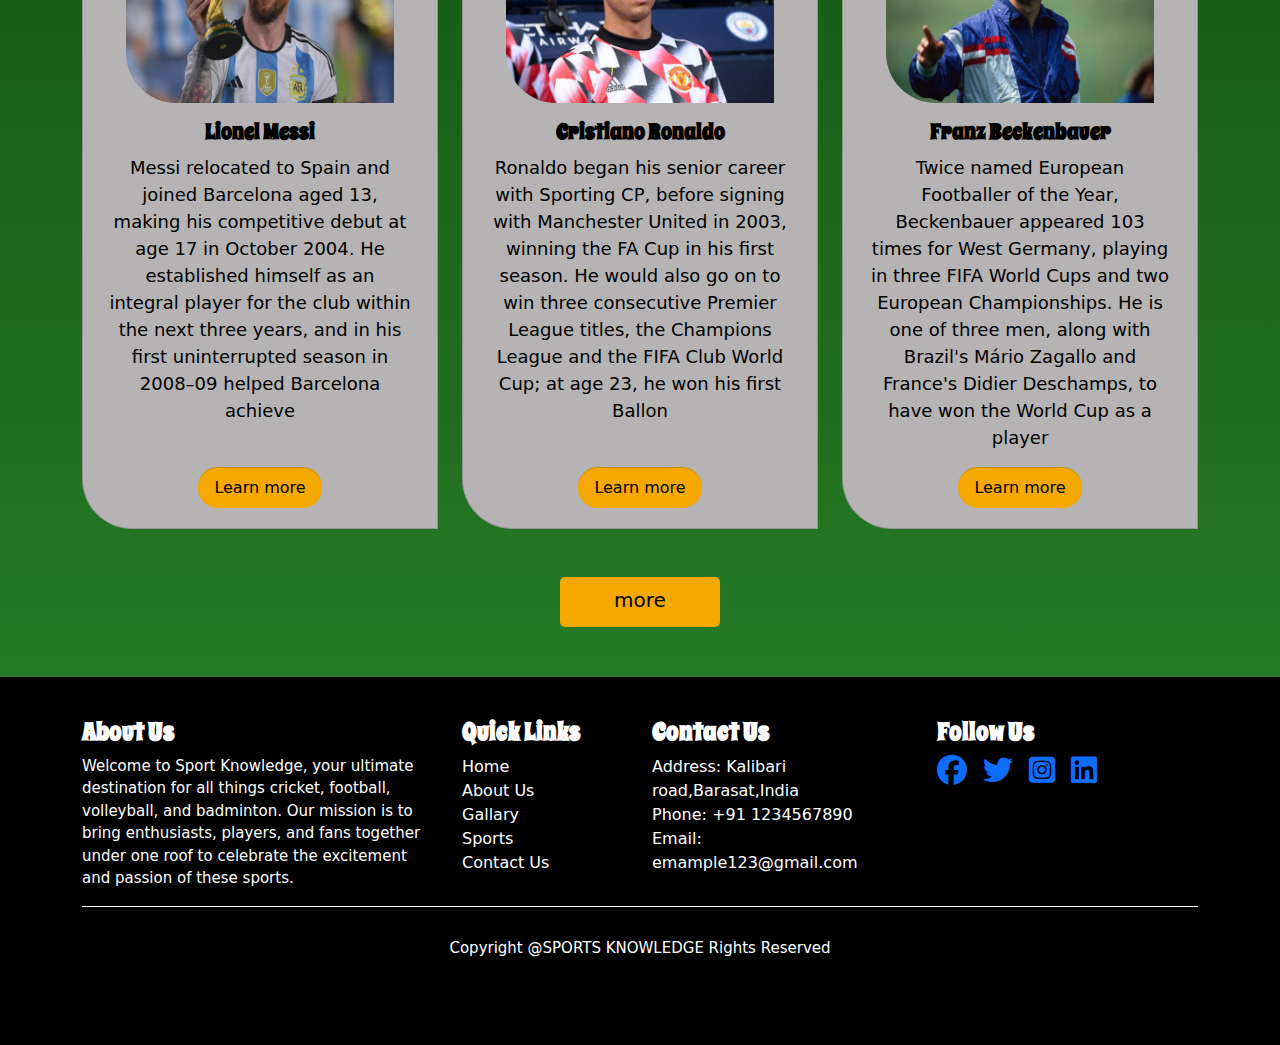
<file: football.html>
<!DOCTYPE html>
<html lang="en">
<head>
    <meta charset="UTF-8">
    <meta name="viewport" content="width=device-width, initial-scale=1.0">
     <!-- fontawsome -->
     <link rel="stylesheet" href="https://cdnjs.cloudflare.com/ajax/libs/font-awesome/6.5.2/css/all.min.css">

    <!-- bootstrap css -->
    <link href="https://cdn.jsdelivr.net/npm/bootstrap@5.3.3/dist/css/bootstrap.min.css" rel="stylesheet" integrity="sha384-QWTKZyjpPEjISv5WaRU9OFeRpok6YctnYmDr5pNlyT2bRjXh0JMhjY6hW+ALEwIH" crossorigin="anonymous">
    
    <!-- css -->
    <link rel="stylesheet" href="css/football.css">
    <title>Football</title>
</head>
<body>
  <header>
    <nav class="navbar navbar-expand-lg bg-success" data-bs-theme="dark">
        <div class="container">
            <a class="navbar-brand" href="#">Sports Knowledge</a>
            <button class="navbar-toggler shodow-none  border-0" type="button" data-bs-toggle="offcanvas" data-bs-target="#offcanvasNavbar" aria-controls="offcanvasNavbar" aria-label="Toggle navigation">
                <span class="navbar-toggler-icon"></span>
            </button>
            <div class="sidebar offcanvas offcanvas-start bg-success" tabindex="-1" id="offcanvasNavbar" aria-labelledby="offcanvasNavbarLabel">
                <div class="offcanvas-header">
                    <h5 class="offcanvas-title" id="offcanvasNavbarLabel">Sports Knowledge</h5>
                    <button type="button" class="btn-close" data-bs-dismiss="offcanvas" aria-label="Close"></button>
                </div>
                <div class="offcanvas-body d-flex flex-column flex-lg-row p-4 p-lg-0">
                    <ul class="navbar-nav justify-content-center align-items-center flex-grow-1 pe-3">
                        <li class="nav-item">
                            <a class="nav-link rounded-3 active" aria-current="page" href="index.html">Home</a>
                        </li>
                        <li class="nav-item">
                            <a class="nav-link rounded-3" href="about.html">About Us</a>
                        </li>
                        <li class="nav-item">
                          <a class="nav-link rounded-3" href="#services">Services</a>
                      </li>
                        <li class="nav-item dropdown">
                            <a class="nav-link dropdown-toggle" href="#sports" role="button" data-bs-toggle="dropdown" aria-expanded="false">
                              Sports
                            </a>
                            <ul class="dropdown-menu dropdown-menu-dark">
                              <li><a class="dropdown-item" href="cricket.html">Cricket</a></li>
                              <li><a class="dropdown-item" href="football.html">Football</a></li>
                              <li><a class="dropdown-item" href="vollyball.html">Volleyball</a></li>
                              <li><a class="dropdown-item" href="badminton.html">Badminton</a></li>
                              <li><a class="dropdown-item" href="baseball.html">Baseball</a></li>
                              <li><a class="dropdown-item" href="tennis.html">Tennis</a></li>
                            </ul>
                          </li>
                        <li class="nav-item">
                            <a class="nav-link rounded-3" href="gallery.html">Gallary</a>
                        </li>
                        <li class="nav-item">
                            <a class="nav-link rounded-3" href="contact.html">Contact Us</a>
                        </li>
                    </ul>
                    <div class="l_s-btn d-flex flex-column flex-lg-row justify-content-center align-items-center gap-3">
                        <a href="#" class="text-white text-decoration-none px-3 py-1 rounded-3">Login</a>
                        <a href="#" class="text-white  text-decoration-none px-3 py-1 rounded-3">Sign Up</a>
                    </div>
                </div>
            </div>
        </div>
    </nav>
</header>
<main>
  <section class="football" id="football" >
    <div class="container">
      <div class="row">
        <div class="col-lg-6">
          
        </div>
      </div>
    </div>
  </section>
   <!-- about_football -->
  <section id="about_football" class="about_football">
    <div class="container">
      <div class="ab_f_heading">
        <h2>
          About <span>Football</span>
        </h2>
      </div>
      <div class="football_container">
        <div class="row">
          <div class="col-md-6">
              <div class="card">
                  <img src="./Images/football/img 2.avif" class="img-fluid" alt="image">
              </div>
          </div>
          <div class="col-md-6">
            <p>
              Football is a family of team sports that involve, to varying degrees, kicking a ball to score a goal. Unqualified, the word football generally means the form of football that is the most popular where the word is used. Sports commonly called football include association football (known as soccer in Australia, Canada, South Africa, the United States, and sometimes in Ireland and New Zealand); Australian rules football; Gaelic football; gridiron football (specifically American football, arena football, or Canadian football); International rules football; rugby league football; and rugby union football.[1] These various forms of football share, to varying degrees, common origins and are known as "football codes".
            </p>
            
            <div class="accordion accordion-flush" id="accordionFlushExample">
              <div class="accordion-item">
                <h2 class="accordion-header">
                  <button class="accordion-button collapsed" type="button" data-bs-toggle="collapse" data-bs-target="#flush-collapseOne" aria-expanded="false" aria-controls="flush-collapseOne">
                    History Of Football:
                  </button>
                </h2>
                <div id="flush-collapseOne" class="accordion-collapse collapse" data-bs-parent="#accordionFlushExample">
                  <div class="accordion-body"> There are a number of references to traditional, ancient, or prehistoric ball games played in many different parts of the world.[2][3][4] Contemporary codes of football can be traced back to the codification of these games at English public schools during the 19th century, itself an outgrowth of medieval football.[5][6] The expansion and cultural power of the British Empire allowed these rules of football to spread to areas of British influence outside the directly controlled Empire.[7] By the end of the 19th century, distinct regional codes were already developing: Gaelic football, for example, deliberately incorporated the rules of local traditional football games in order to maintain their heritage.[8] In 1888, the Football League was founded in England, becoming the first of many professional football associations. During the 20th century, several of the various kinds of football grew to become some of the most popular team sports in the world.</div>
                </div>
              </div>
              <div class="accordion-item">
                <h2 class="accordion-header">
                  <button class="accordion-button collapsed" type="button" data-bs-toggle="collapse" data-bs-target="#flush-collapseTwo" aria-expanded="false" aria-controls="flush-collapseTwo">
                    Type Of Football:
                  </button>
                </h2>
                <div id="flush-collapseTwo" class="accordion-collapse collapse" data-bs-parent="#accordionFlushExample">
                  <div class="accordion-body"> There are several types of football games, such as association football (soccer), American football, Canadian football, Australian rules football, rugby league, rugby union, and Gaelic football. Each type of football has its own rules and regulations.</div>
                </div>
              </div>
              <div class="accordion-item">
                <h2 class="accordion-header">
                  <button class="accordion-button collapsed" type="button" data-bs-toggle="collapse" data-bs-target="#flush-collapseThree" aria-expanded="false" aria-controls="flush-collapseThree">
                    Football Playing Countries:
                  </button>
                </h2>
                <div id="flush-collapseThree" class="accordion-collapse collapse" data-bs-parent="#accordionFlushExample">
                  <div class="accordion-body">It was founded in 1904 to oversee international competition among the national associations of Belgium, Denmark, France, Germany, the Netherlands, Spain (represented by the Madrid Football Club), Sweden, and Switzerland. Headquartered in Zürich, Switzerland, its membership now comprises 211 national associations.</div>
                </div>
              </div>
            </div>

          </div>
        </div>
      </div>
    </div>
</section>

<!--  -->

<section class="foot_tour" id="foot_tour">
  <div class="container">
    <div class="foot_tour_heading">
        <h2>
          Football<span>Tournaments</span>
        </h2>
    </div>
    
    <div class="football_container">
      <div class="row">
        <div class="col-md-6">
          <div class="">
            <h3>The Biggest and Most Popular Football Tournaments:</h3>
          <div class="">
            <h5>The Biggest International Cricket Tournaments:</h5>
          <ul>
            <li><a href="#"> FIFA World Cup</a></li>
            <li><a href="#">FIFA Women's World Cup</a></li>
            <li><a href="#">UEFA European Championship</a></li>
            <li><a href="#">La Liga</a></li>
            <li><a href="#">UEFA Champions League</a></li>
            <li><a href="#">Copa América</a></li>
            <li><a href="#"></a>AFC Asian Cup</li>
            <li><a href="#"></a>UEFA Europa League</li>
          </ul>
          </div>

          <div class="">
            <h5>Major Domestic Tournaments in India</h5>
            <ul>
              <li><a href="#">Indian Super League (ISL)</a></li>
              
            </ul>
          </div>
          
          </div>
        </div>
        
        <div class="col-md-6">
          <div class="card">
            <img src="./Images/football/img 3.avif" class="img-fluid" alt="image">
          </div>
        </div>
      </div>
    </div>
</div>
</section>
<!--  -->
<section class="footballer">
  <div class="container">

    <div class="row">
      <div class="col-md-12">
        <div class="text-center ">
          <h2>
            Footballer
          </h2>
        </div>
      </div>
    </div>

    <div class="mt-4">
      <div class="row g-4">
        <div class="col-lg-4 col-md-6">
          <div class="card h-100">
            <img src="./Images/football/pele.jpg" class="card-img-top" alt="image">
    <div class="card-body">
      <h5 class="card-title">Pele</h5>
                    <p class="card-text">Edson Arantes do Nascimento (Brazilian Portuguese: [ˈɛdsõ aˈɾɐ̃tʃiz du nasiˈmẽtu]; 23 October 1940 – 29 December 2022), better known by his nickname Pelé (Portuguese pronunciation: [peˈlɛ]), was a Brazilian professional footballer who played as a forward.</p>
                  </div>
            <div class="card-footer">
              <a href="" class="">Learn more</a>
            </div>
          </div>
        </div>
        <div class="col-lg-4 col-md-6">
          <div class="card h-100">
            <img src="./Images/football/m.jpg" class="card-img-top" alt="img">
            <div class="card-body">
              <h5 class="card-title"> Diego Maradona</h5>
              <p class="card-text"> Diego Armando Maradona (Spanish: [ˈdjeɣo maɾaˈðona]; 30 October 1960 – 25 November 2020) was an Argentine professional football player and manager. Widely regarded as one of the greatest players in the history of the sport, he was one of the two joint winners of the FIFA Player of the 20th Century award.</p>
            </div>
            <div class="card-footer">
              <a href="" class="">Learn more</a>
            </div>
          </div>
        </div>
        <div class="col-lg-4 col-md-6">
          <div class="card h-100">
            <img src="./Images/football/rd.jpg" class="card-img-top" alt="img">
            <div class="card-body">
              <h5 class="card-title">Ronaldinho </h5>
                    <p class="card-text">Ronaldinho made his career debut for Grêmio, in 1998. At age 20, he moved to Paris Saint-Germain in France before signing for Barcelona in 2003. In his second season with Barcelona, he won his first FIFA World Player of the Year award as Barcelona won the 2004–05 La Liga title.</p>
            </div>
            <div class="card-footer">
              <a href="" class="">Learn more</a>
            </div>
          </div>
        </div>
      </div>
    </div>

    <div class="mt-4">
      <div class="row g-4">
        <div class="col-lg-4 col-md-6">
          <div class="card h-100">
            <img src="./Images/football/messi.jpg" class="card-img-top" alt="img">
    <div class="card-body">
      <h5 class="card-title">Lionel Messi </h5>
                    <p class="card-text"> Messi relocated to Spain and joined Barcelona aged 13, making his competitive debut at age 17 in October 2004. He established himself as an integral player for the club within the next three years, and in his first uninterrupted season in 2008–09 helped Barcelona achieve </p>
      
    </div>
    <div class="card-footer">
      <a href="" class="">Learn more</a>
    </div>
          </div>
        </div>
        <div class="col-lg-4 col-md-6">
          <div class="card h-100">
            <img src="./Images/football/cr7.jpg" class="card-img-top" alt="img">
            <div class="card-body">
              <h5 class="card-title"> Cristiano Ronaldo</h5>
                    <p class="card-text">Ronaldo began his senior career with Sporting CP, before signing with Manchester United in 2003, winning the FA Cup in his first season. He would also go on to win three consecutive Premier League titles, the Champions League and the FIFA Club World Cup; at age 23, he won his first Ballon  </p>
            </div>
            <div class="card-footer">
              <a href="" class="">Learn more</a>
            </div>
          </div>
        </div>
        <div class="col-lg-4 col-md-6">
          <div class="card h-100">
            <img src="./Images/football/fb.jpg " class="card-img-top" alt="img">
            <div class="card-body">
              <h5 class="card-title"> Franz Beckenbauer</h5>
                    <p class="card-text"> Twice named European Footballer of the Year, Beckenbauer appeared 103 times for West Germany, playing in three FIFA World Cups and two European Championships. He is one of three men, along with Brazil's Mário Zagallo and France's Didier Deschamps, to have won the World Cup as a player</p>
            </div>
            <div class="card-footer">
              <a href="" class="">Learn more</a>
            </div>

          </div>
        </div>
      </div>
    </div>
    <div class="row">
      <div class="col-md-12 mt-5">
          <div class="text-center">
              <a href="#" type="button" class="btn all-btn " id="toggleSlide">more</a>
           </div>
      </div>
  </div>
  </div>
</section>
</main>
<!--  -->
<!--  -->
<footer class="footer_part">
  <div class="container">
      <div class="row md-5">
          <div class="col-md-4 md-5">
              <h4>About Us</h4>
              <p class="">Welcome to Sport Knowledge, your ultimate destination for all things cricket, football, volleyball, and badminton. Our mission is to bring enthusiasts, players, and fans together under one roof to celebrate the excitement and passion of these sports.</p>
          </div>

          <div class="col-md-2 md-5">
              <h4>Quick Links</h4>
              <ul class="list-unstyled footer-link">
                  <li><a href="#"></a>Home</li>
                  <li><a href="#"></a>About Us</li>
                  <li><a href="#"></a>Gallary</li>
                  <li><a href="#"></a>Sports</li>
                  <li><a href="#"></a>Contact Us</li>
              </ul>
          </div>
          
          <div class="col-md-3 md-5">
              <h4>Contact Us</h4>
              <ul class="list-unstyled footer-link">
                  <li class="d-flex">
                      <span class="me-3">Address: Kalibari road,Barasat,India</span>
                  </li>
                  <li class="d-flex">
                     <span class="me-3">Phone: +91 1234567890</span>
                  </li>
                  <li class="d-flex">
                     <span class="me-3">Email: emample123@gmail.com</span>
                  </li>
              </ul>
          </div>
          
          <div class="col-md-3 md-5">
              <h4>Follow Us</h4>
              <ul class="list-unstyled footer-link d-flex gap-3">
                  <li><a href="#"><i class="fa-brands fa-facebook"></i></a></li>
                  <li><a href="#"><i class="fa-brands fa-twitter"></i></a></li>
                  <li><a href="#"><i class="fa-brands fa-square-instagram"></i></a></li>
                  <li><a href="#"><i class="fa-brands fa-linkedin"></i></a></li>
              </ul>
          </div>
      </div>
      
      <div class="footer_lower">
          <div class="row">
              <div class="col-12 text-md-center text-center">
                  <p>Copyright @SPORTS KNOWLEDGE Rights Reserved</p>
              </div>
          </div>
      </div>
  </div>
</footer>


<!-- popper js -->
<script src="https://cdn.jsdelivr.net/npm/@popperjs/core@2.11.8/dist/umd/popper.min.js" integrity="sha384-I7E8VVD/ismYTF4hNIPjVp/Zjvgyol6VFvRkX/vR+Vc4jQkC+hVqc2pM8ODewa9r" crossorigin="anonymous"></script>
<!-- bootstrap js -->
<script src="https://cdn.jsdelivr.net/npm/bootstrap@5.3.3/dist/js/bootstrap.min.js"     integrity="sha384-0pUGZvbkm6XF6gxjEnlmuGrJXVbNuzT9qBBavbLwCsOGabYfZo0T0to5eqruptLy"     crossorigin="anonymous"></script>
<!-- jquery -->
<script src="js/jquery.js"></script>
<!-- main js -->
<script src="js/main.js"></script>

</body>
</html>
</file>
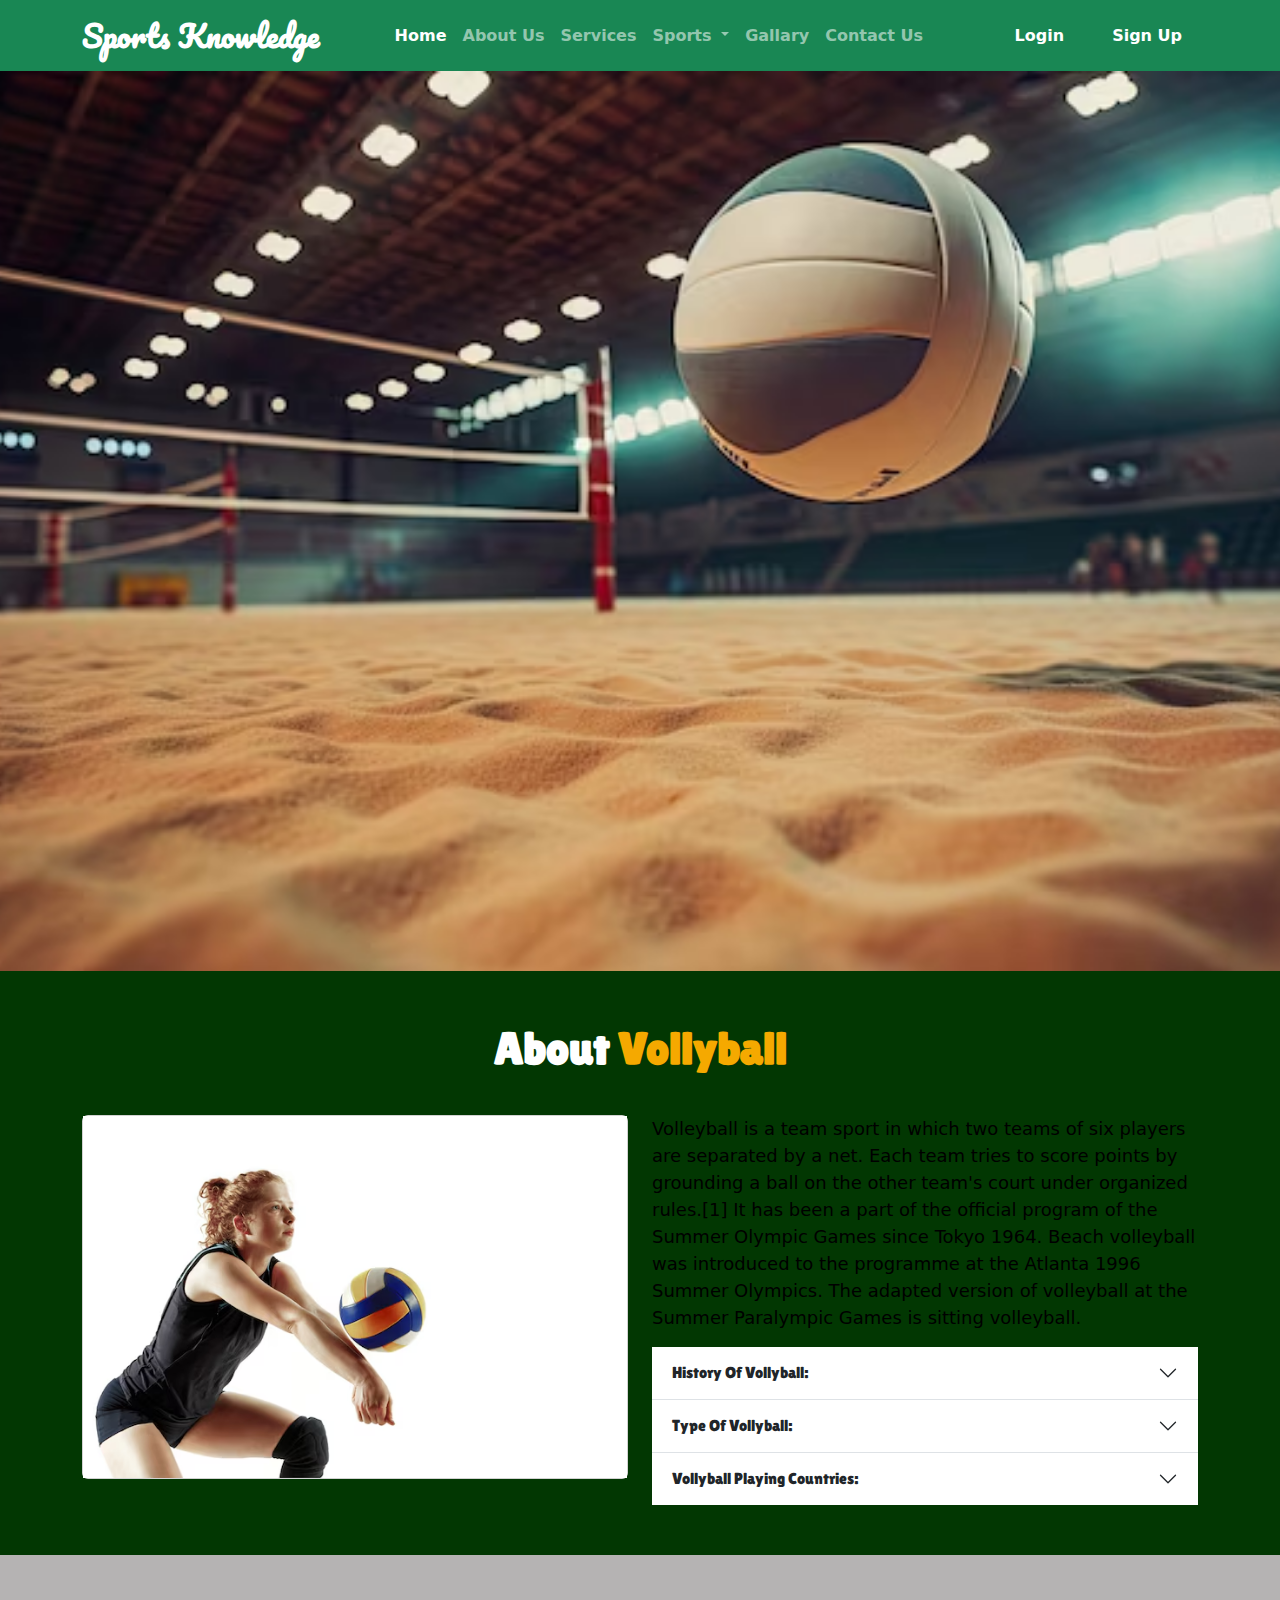
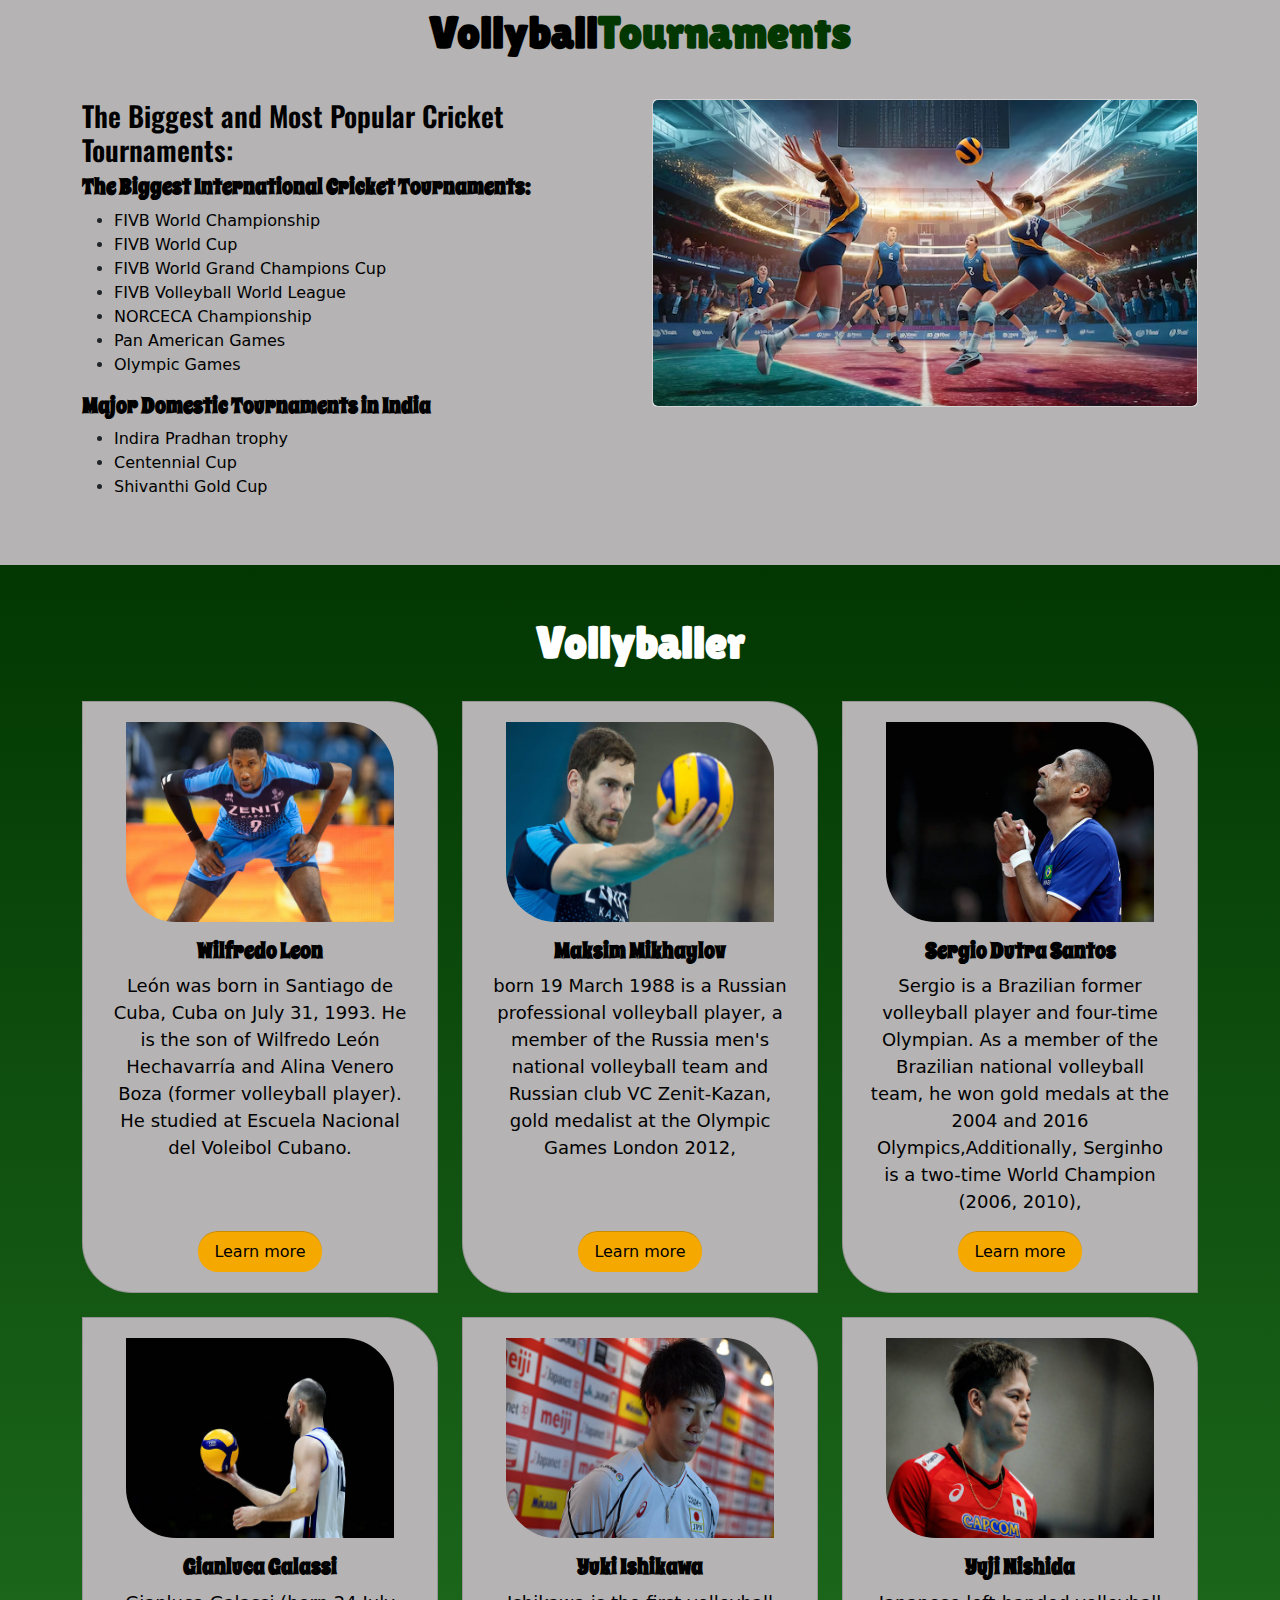
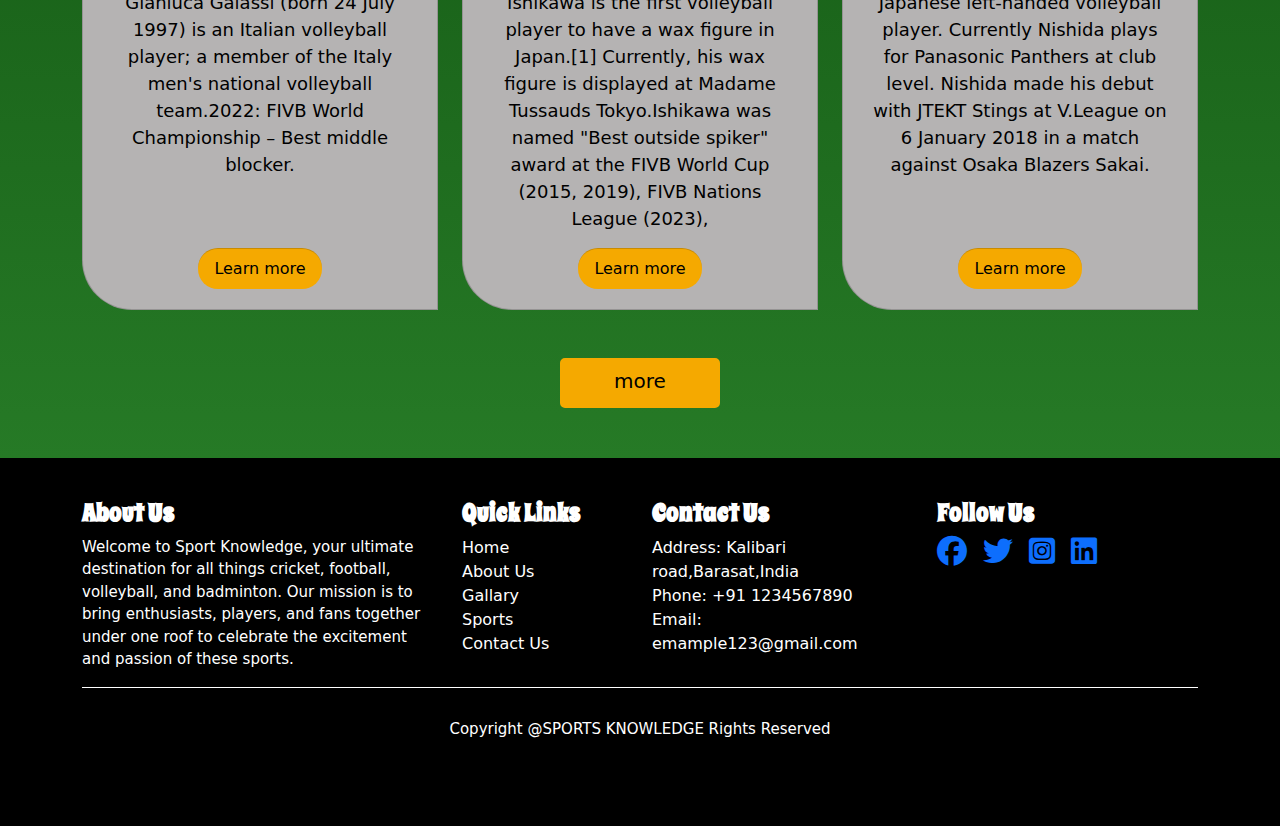
<file: vollyball.html>
<!DOCTYPE html>
<html lang="en">
<head>
    <meta charset="UTF-8">
    <meta name="viewport" content="width=device-width, initial-scale=1.0">
     <!-- fontawsome -->
     <link rel="stylesheet" href="https://cdnjs.cloudflare.com/ajax/libs/font-awesome/6.5.2/css/all.min.css">

    <!-- bootstrap css -->
    <link href="https://cdn.jsdelivr.net/npm/bootstrap@5.3.3/dist/css/bootstrap.min.css" rel="stylesheet" integrity="sha384-QWTKZyjpPEjISv5WaRU9OFeRpok6YctnYmDr5pNlyT2bRjXh0JMhjY6hW+ALEwIH" crossorigin="anonymous">
    
    <!-- css -->
    <link rel="stylesheet" href="css/vollyball.css">
    <title>Vollyball</title>
</head>
<body>
  <header>
      <nav class="navbar navbar-expand-lg bg-success" data-bs-theme="dark">
          <div class="container">
              <a class="navbar-brand" href="#">Sports Knowledge</a>
              <button class="navbar-toggler shodow-none  border-0" type="button" data-bs-toggle="offcanvas" data-bs-target="#offcanvasNavbar" aria-controls="offcanvasNavbar" aria-label="Toggle navigation">
                  <span class="navbar-toggler-icon"></span>
              </button>
              <div class="sidebar offcanvas offcanvas-start bg-success" tabindex="-1" id="offcanvasNavbar" aria-labelledby="offcanvasNavbarLabel">
                  <div class="offcanvas-header">
                      <h5 class="offcanvas-title" id="offcanvasNavbarLabel">Sports Knowledge</h5>
                      <button type="button" class="btn-close" data-bs-dismiss="offcanvas" aria-label="Close"></button>
                  </div>
                  <div class="offcanvas-body d-flex flex-column flex-lg-row p-4 p-lg-0">
                      <ul class="navbar-nav justify-content-center align-items-center flex-grow-1 pe-3">
                          <li class="nav-item">
                              <a class="nav-link rounded-3 active" aria-current="page" href="index.html">Home</a>
                          </li>
                          <li class="nav-item">
                              <a class="nav-link rounded-3" href="about.html">About Us</a>
                          </li>
                          <li class="nav-item">
                            <a class="nav-link rounded-3" href="#services">Services</a>
                        </li>
                          <li class="nav-item dropdown">
                              <a class="nav-link dropdown-toggle" href="#sports" role="button" data-bs-toggle="dropdown" aria-expanded="false">
                                Sports
                              </a>
                              <ul class="dropdown-menu dropdown-menu-dark">
                                <li><a class="dropdown-item" href="cricket.html">Cricket</a></li>
                                <li><a class="dropdown-item" href="football.html">Football</a></li>
                                <li><a class="dropdown-item" href="vollyball.html">Volleyball</a></li>
                                <li><a class="dropdown-item" href="badminton.html">Badminton</a></li>
                                <li><a class="dropdown-item" href="baseball.html">Baseball</a></li>
                                <li><a class="dropdown-item" href="tennis.html">Tennis</a></li>
                              </ul>
                            </li>
                          <li class="nav-item">
                              <a class="nav-link rounded-3" href="gallery.html">Gallary</a>
                          </li>
                          <li class="nav-item">
                              <a class="nav-link rounded-3" href="contact.html">Contact Us</a>
                          </li>
                      </ul>
                      <div class="l_s-btn d-flex flex-column flex-lg-row justify-content-center align-items-center gap-3">
                          <a href="#" class="text-white text-decoration-none px-3 py-1 rounded-3">Login</a>
                          <a href="#" class="text-white  text-decoration-none px-3 py-1 rounded-3">Sign Up</a>
                      </div>
                  </div>
              </div>
          </div>
      </nav>
  </header>
  <!--  -->
  <main>
    <section class="vollyball" id="vollyball" >
      <div class="container">
        <div class="row">
          <div class="col-lg-6">
            
          </div>
        </div>
      </div>
    </section>
     <!--  -->
    <section id="about_vollyball" class="about_vollyball">
      <div class="container">
        <div class="ab_vo_heading">
          <h2>
            About <span>Vollyball</span>
          </h2>
        </div>
        <div class="vollyball_container">
          <div class="row">
            <div class="col-md-6">
                <div class="card">
                    <img src="./Images/vollyball/img 4.avif" class="img-fluid" alt="image">
                </div>
            </div>
            <div class="col-md-6">
              <p>
                Volleyball is a team sport in which two teams of six players are separated by a net. Each team tries to score points by grounding a ball on the other team's court under organized rules.[1] It has been a part of the official program of the Summer Olympic Games since Tokyo 1964. Beach volleyball was introduced to the programme at the Atlanta 1996 Summer Olympics. The adapted version of volleyball at the Summer Paralympic Games is sitting volleyball.
              </p>
              
              <div class="accordion accordion-flush" id="accordionFlushExample">
                <div class="accordion-item">
                  <h2 class="accordion-header">
                    <button class="accordion-button collapsed" type="button" data-bs-toggle="collapse" data-bs-target="#flush-collapseOne" aria-expanded="false" aria-controls="flush-collapseOne">
                      History Of Vollyball:
                    </button>
                  </h2>
                  <div id="flush-collapseOne" class="accordion-collapse collapse" data-bs-parent="#accordionFlushExample">
                    <div class="accordion-body"> In December 1895,[6] in Holyoke, Massachusetts (United States), William G. Morgan, a YMCA physical education director, created a new game called Mintonette, a name derived from the game of badminton,[7] as a pastime to preferably be played indoors and by any number of players. The game took some of its characteristics from other sports such as baseball, tennis, and handball.[8] Another indoor sport, basketball, was catching on in the area, having been invented just ten miles (sixteen kilometres) away in the city of Springfield, Massachusetts, only four years before. Mintonette was designed to be an indoor sport, less rough than basketball, for older members of the YMCA, while still requiring a bit of athletic effort.
  
                      The first rules, written down by Morgan, called for a net 6 ft 6 in (1.98 m) high, a 25 ft × 50 ft (7.6 m × 15.2 m) court, and any number of players. A match was composed of nine innings with three serves for each team in each inning, and no limit to the number of ball contacts for each team before sending the ball to the opponents' court. In case of a serving error, a second try was allowed. Hitting the ball into the net was considered a foul (with loss of the point or a side-out)—except in the case of the first-try serve.</div>
                  </div>
                </div>
                <div class="accordion-item">
                  <h2 class="accordion-header">
                    <button class="accordion-button collapsed" type="button" data-bs-toggle="collapse" data-bs-target="#flush-collapseTwo" aria-expanded="false" aria-controls="flush-collapseTwo">
                      Type Of Vollyball:
                    </button>
                  </h2>
                  <div id="flush-collapseTwo" class="accordion-collapse collapse" data-bs-parent="#accordionFlushExample">
                    <div class="accordion-body"> Are there different versions of volleyball? There are a number of different types of volleyball. Indoor is played inside, beach volleyball is played on sand, and international volleyball is highly competitive, walleyball is played where you can hit the ball off the walls.</div>
                  </div>
                </div>
                <div class="accordion-item">
                  <h2 class="accordion-header">
                    <button class="accordion-button collapsed" type="button" data-bs-toggle="collapse" data-bs-target="#flush-collapseThree" aria-expanded="false" aria-controls="flush-collapseThree">
                      Vollyball Playing Countries:
                    </button>
                  </h2>
                  <div id="flush-collapseThree" class="accordion-collapse collapse" data-bs-parent="#accordionFlushExample">
                    <div class="accordion-body">The international governing body of volleyball, and also of beach volleyball, is the Fédération Internationale de Volleyball (FIVB), which was formed in April 1947, and has 222 member nations as of 2022.</div>
                  </div>
                </div>
              </div>
  
            </div>
          </div>
        </div>
      </div>
  </section>
  
  <!--  -->
  
  <section class="volly_tour" id="volly_tour">
    <div class="container">
      <div class="volly_tour_heading">
          <h2>
            Vollyball<span>Tournaments</span>
          </h2>
      </div>
      
      <div class="vollyball_container">
        <div class="row">
          <div class="col-md-6">
            <div class="">
              <h3>The Biggest and Most Popular Cricket Tournaments:</h3>
            <div class="">
              <h5>The Biggest International Cricket Tournaments:</h5>
            <ul>
              <li><a href="#">FIVB World Championship</a></li>
              <li><a href="#">FIVB World Cup</a></li>
              <li><a href="#">FIVB World Grand Champions Cup</a></li>
              <li><a href="#">FIVB Volleyball World League</a></li>
              <li><a href="#">NORCECA Championship</a></li>
              <li><a href="#">Pan American Games</a></li>
              <li><a href="#">Olympic Games</a></li>
            </ul>
            </div>
  
            <div class="">
              <h5>Major Domestic Tournaments in India</h5>
              <ul>
                <li><a href="#"> Indira Pradhan trophy</a></li>
                <li><a href="#">Centennial Cup</a></li>
                <li><a href="#">Shivanthi Gold Cup</a></li>
              </ul>
            </div>
            
            </div>
          </div>
          
          <div class="col-md-6">
            <div class="card">
              <img src="./Images/vollyball/img 3.avif" class="img-fluid" alt="image">
            </div>
          </div>
        </div>
      </div>
  </div>
  </section>
  <!--  -->
  
  <section class="vollyballer">
    <div class="container">
  
      <div class="row">
        <div class="col-md-12">
          <div class="text-center ">
            <h2>
              Vollyballer
            </h2>
          </div>
        </div>
      </div>
  
      <div class="mt-4">
        <div class="row g-4">
          <div class="col-lg-4 col-md-6">
            <div class="card h-100">
              <img src="./Images/vollyball/p img 1.jpg" class="card-img-top" alt="image">
      <div class="card-body">
        <h5 class="card-title"> Wilfredo Leon</h5>
                      <p class="card-text">León was born in Santiago de Cuba, Cuba on July 31, 1993. He is the son of Wilfredo León Hechavarría and Alina Venero Boza (former volleyball player). He studied at Escuela Nacional del Voleibol Cubano. </p>
        
      </div>
              <div class="card-footer">
                <a href="" class="">Learn more</a>
              </div>
            </div>
          </div>
          <div class="col-lg-4 col-md-6">
            <div class="card h-100">
              <img src="./Images/vollyball/p img 2.jpg" class="card-img-top" alt="img">
              <div class="card-body">
                <h5 class="card-title">Maksim Mikhaylov </h5>
                      <p class="card-text">born 19 March 1988 is a Russian professional volleyball player, a member of the Russia men's national volleyball team and Russian club VC Zenit-Kazan, gold medalist at the Olympic Games London 2012, </p>
              </div>
              <div class="card-footer">
                <a href="" class="">Learn more</a>
              </div>
            </div>
          </div>
          <div class="col-lg-4 col-md-6">
            <div class="card h-100">
              <img src="./Images/vollyball/p img 3.jpg " class="card-img-top" alt="img">
              <div class="card-body">
                <h5 class="card-title"> Sergio Dutra Santos</h5>
                      <p class="card-text"> Sergio is a Brazilian former volleyball player and four-time Olympian. As a member of the Brazilian national volleyball team, he won gold medals at the 2004 and 2016 Olympics,Additionally, Serginho is a two-time World Champion (2006, 2010), </p>
              </div>
              <div class="card-footer">
                <a href="" class="">Learn more</a>
              </div>
            </div>
          </div>
        </div>
      </div>
  
      <div class="mt-4">
        <div class="row g-4">
          <div class="col-lg-4 col-md-6">
            <div class="card h-100">
              <img src="./Images/vollyball/p img 4.jpg" class="card-img-top" alt="img">
      <div class="card-body">
        <h5 class="card-title">Gianluca Galassi </h5>
                      <p class="card-text">Gianluca Galassi (born 24 July 1997) is an Italian volleyball player; a member of the Italy men's national volleyball team.2022: FIVB World Championship – Best middle blocker. </p>
        
      </div>
      <div class="card-footer">
        <a href="" class="">Learn more</a>
      </div>
            </div>
          </div>
          <div class="col-lg-4 col-md-6">
            <div class="card h-100">
              <img src="./Images/vollyball/p img 5.jpg" class="card-img-top" alt="img">
              <div class="card-body">
                <h5 class="card-title">Yuki Ishikawa </h5>
                      <p class="card-text">Ishikawa is the first volleyball player to have a wax figure in Japan.[1] Currently, his wax figure is displayed at Madame Tussauds Tokyo.Ishikawa was named "Best outside spiker" award at the FIVB World Cup (2015, 2019), FIVB Nations League (2023),</p>
              </div>
              <div class="card-footer">
                <a href="" class="">Learn more</a>
              </div>
            </div>
          </div>
          <div class="col-lg-4 col-md-6">
            <div class="card h-100">
              <img src="./Images/vollyball/p img 6.jpg" class="card-img-top" alt="img">
              <div class="card-body">
                <h5 class="card-title"> Yuji Nishida</h5>
                      <p class="card-text"> Japanese left-handed volleyball player. Currently Nishida plays for Panasonic Panthers at club level.

                        Nishida made his debut with JTEKT Stings at V.League on 6 January 2018 in a match against Osaka Blazers Sakai. </p>
              </div>
              <div class="card-footer">
                <a href="" class="">Learn more</a>
              </div>
  
            </div>
          </div>
        </div>
      </div>
      <div class="row">
        <div class="col-md-12 mt-5">
            <div class="text-center">
                <a href="#" type="button" class="btn all-btn " id="toggleSlide">more</a>
             </div>
        </div>
    </div>
    </div>
  </section>
  </main>
  <!--  -->
  <!--  -->
  <footer class="footer_part">
    <div class="container">
        <div class="row md-5">
            <div class="col-md-4 md-5">
                <h4>About Us</h4>
                <p class="">Welcome to Sport Knowledge, your ultimate destination for all things cricket, football, volleyball, and badminton. Our mission is to bring enthusiasts, players, and fans together under one roof to celebrate the excitement and passion of these sports.</p>
            </div>

            <div class="col-md-2 md-5">
                <h4>Quick Links</h4>
                <ul class="list-unstyled footer-link">
                    <li><a href="#"></a>Home</li>
                    <li><a href="#"></a>About Us</li>
                    <li><a href="#"></a>Gallary</li>
                    <li><a href="#"></a>Sports</li>
                    <li><a href="#"></a>Contact Us</li>
                </ul>
            </div>
            
            <div class="col-md-3 md-5">
                <h4>Contact Us</h4>
                <ul class="list-unstyled footer-link">
                    <li class="d-flex">
                        <span class="me-3">Address: Kalibari road,Barasat,India</span>
                    </li>
                    <li class="d-flex">
                       <span class="me-3">Phone: +91 1234567890</span>
                    </li>
                    <li class="d-flex">
                       <span class="me-3">Email: emample123@gmail.com</span>
                    </li>
                </ul>
            </div>
            
            <div class="col-md-3 md-5">
                <h4>Follow Us</h4>
                <ul class="list-unstyled footer-link d-flex gap-3">
                    <li><a href="#"><i class="fa-brands fa-facebook"></i></a></li>
                    <li><a href="#"><i class="fa-brands fa-twitter"></i></a></li>
                    <li><a href="#"><i class="fa-brands fa-square-instagram"></i></a></li>
                    <li><a href="#"><i class="fa-brands fa-linkedin"></i></a></li>
                </ul>
            </div>
        </div>
        
        <div class="footer_lower">
            <div class="row">
                <div class="col-12 text-md-center text-center">
                    <p>Copyright @SPORTS KNOWLEDGE Rights Reserved</p>
                </div>
            </div>
        </div>
    </div>
</footer>


<!-- popper js -->
<script src="https://cdn.jsdelivr.net/npm/@popperjs/core@2.11.8/dist/umd/popper.min.js" integrity="sha384-I7E8VVD/ismYTF4hNIPjVp/Zjvgyol6VFvRkX/vR+Vc4jQkC+hVqc2pM8ODewa9r" crossorigin="anonymous"></script>
    
<!-- bootstrap js -->
<script src="https://cdn.jsdelivr.net/npm/bootstrap@5.3.3/dist/js/bootstrap.min.js"     integrity="sha384-0pUGZvbkm6XF6gxjEnlmuGrJXVbNuzT9qBBavbLwCsOGabYfZo0T0to5eqruptLy"     crossorigin="anonymous"></script>
<!-- jquery -->
<script src="js/jquery.js"></script>
<!-- main js -->
<script src="js/main.js"></script>

</body>
</html>
</file>
<file: css/style.css>
@import url('https://fonts.googleapis.com/css2?family=Pacifico&display=swap');
@import url('https://fonts.googleapis.com/css2?family=Lilita+One&family=Spicy+Rice&display=swap');
@import url('https://fonts.googleapis.com/css2?family=Spicy+Rice&display=swap');
@import url('https://fonts.googleapis.com/css2?family=Lilita+One&family=Oswald:wght@200..700&family=Spicy+Rice&display=swap');
@import url('https://fonts.googleapis.com/css2?family=Playfair+Display:ital,wght@0,400..900;1,400..900&display=swap');

*{
    margin: 0;
    padding: 0;
    box-sizing: border-box;
    scroll-behavior: smooth;
}
body{
    
    font-family: "Playfair Display", serif;
}

a{
    text-decoration: none;
}
:root{
    --dark_green: rgb(2, 55, 2);
    --light_green: rgb(38, 122, 38);
    --light_bg: rgb(181, 179, 179);
    --darkyellow:rgb(245,169,0);
    --color_1:#151828;
    --color_2:#1B1F34;
    --color_3:#959DCC;
    --color_4:#FFAB76;
    --color_5:#fff;

    font-family: "Pacifico", cursive;
    font-family: "Oswald", sans-serif;
    font-family: "Lilita One", sans-serif;
    font-family: "Spicy Rice", serif;
    font-family: "Playfair Display", serif;
}
.sticky{
    position: fixed;
    width: 100%;
    left: 0;
    top: 0;
    z-index: 100;
    border-top: 0;
}
nav{
	position: -webkit-sticky;
	font-weight: bold;
}
h1{
    font-size: 45px;
    font-weight: bold;
    font-family: "Spicy Rice", serif;
    letter-spacing: 2px;
}
h2{
    font-size: 40px;
    font-weight: bold;
    font-family: "Lilita One", sans-serif;
    letter-spacing: 3px;
}
h3{
    font-size: 28px;
    font-weight: 600;
    font-family: "Oswald", sans-serif;
    letter-spacing: 2px;
}
h4{
    font-size: 25px;
    font-weight: 600;
    font-family: "Spicy Rice", serif;
    letter-spacing: 2px;  
}
h5{
    font-size: 22px;
    font-weight: 600;
    font-family: "Spicy Rice", serif;
    letter-spacing: 2px;
}
p{
    font-size: 18px;
}
.all-btn{
    width: 160px;
    height: 50px;
    font-size: 20px;
    border: 2px solid var(--darkyellow);
    color: black;
    background-color: var(--darkyellow);
    border-radius: 5px;
    transition: 0.5s;
    cursor: pointer;
}
.all-btn:hover{
    color: white;
    border: 2px solid white;
    background-color: ;
}
.mb-50{
    margin-bottom: 50px;
}

/* Navbar_part */
.navbar-brand{
    font-family: "Pacifico", cursive;
    font-size: 30px;
    font-weight: bold;
}
.nav-item a:hover{
    background-color: var(--darkyellow);
}
.l_s-btn a:hover{
    background-color: var(--darkyellow);
}
/* Banner_part */
.carousel-caption .bn_text1{
    color: black;
    text-shadow: 2px 2px 5px rgb(181, 179, 179);
}

.carousel-caption .bn_text2{
    color: var(--darkyellow);
    text-shadow: 2px 2px 5px black;
}

.carousel-caption .bn_text3{
    color: var(--dark_green);
    text-shadow: 2px 2px 5px lavender;
}

.carousel-caption{
    width: 75%;
}


/* About_part */
#about{
    background-color: var(--dark_green);
    width: 100%;
    height: auto;
    color: white;
    padding-top: 50px;
    padding-bottom: 50px;
    
}
.ab-more-text{
    display: none;
}
.ab_heading{
    color:black;
}
.ab_heading span{
    color: var(--darkyellow);
}
#about .card{
    
    border-radius: 0 40px 0 40px;
    box-shadow: 3px 1px 3px 2px white;
}
#about .card:hover{

}
#about .card img{
    border-radius: 0 40px 0 40px;    
}
#about .card img:hover{
    
}
/*  */
#vision{
    padding-top: 50px;
    padding-bottom: 50px;
}
#vision img{
    border: 1px solid white;
    box-shadow: 2px 2px 2px black;
    border-radius: 5px;
}

/*  */
#offer{
    padding-top: 50px;
    padding-bottom: 50px;
    background-color: var(--light_bg);
}
#offer img{
    border: 1px solid var(--light_bg);
    box-shadow: 2px 2px 2px black;
    border-radius: 5px;
}
/* Service_part */
#services{
    background-color: var(--light_bg);
    width: 100%;
    height: auto;
    padding-top: 40px;
    padding-bottom: 40px;
    color: black;
}
.service img{
    width: 250p;
    height: 200px;
}
/* Sports_part */
#sports{
    background-color: white;
    width: 100%;
    height: auto;
    padding-top: 40px;
    padding-bottom: 40px;
    
}
.heading_sports h2{
    color:black;    
}
.heading_sports span{
    color: var(--dark_green);
}
.box{
    width: 500px;
    height: 500px;
    padding: 20px;
    text-align: center;
    border: 2px solid var(--dark_green);
    border-radius: 10px;
    position: relative;
    background-color: var(--dark_green);
    color: white;
}
.box img{
    width: 300px;
    border-radius: 10px;
}
.box .card-body{
    padding: 15px 20px 10px 20px;
}
.slider_container .container{
    margin: 0 auto;
 }
.card_slider{
    padding: 50px 0;
}

/* Gallary_part */
#gallary{
    background-color: var(--light_green);
    width: 100%;
    height: auto;
    padding-top: 40px;
    padding-bottom: 40px;
}
.heading_gallary{
    color: white;
}
#gallary img{
    width: 100%;
    height: 250px;
    object-fit: cover;
    border-radius: 5px;
    border: 5px solid white;
    cursor: pointer;
    transition: 1s;
}
#gallary img:hover{
    transform:scale(1.05);
    z-index: 2;
}

/* Contact_part */
#contact{
    width: 100%;
    height: auto;
    background-color: var(--light_bg);
    padding-top: 40px;
    padding-bottom: 40px;
 }
 #contact .contact_container{
    height: 90vh;
    width: 100%;
    background: linear-gradient(90deg ,white 80%,var(--darkyellow)20%);
    border-radius: 10px;
 }
 .heading_contact{
    margin-top: 70px;
 }
 .heading_contact h2{
    color: black;
 }
 .heading_contact span{
    color: var(--darkyellow);
 }
 #contact p{
    color: black;
    font-size: 18px;
 }
 #contact input{
    width: 450px;
    border: none;
    border-bottom: 2px solid var(--darkyellow);
 }

 #contact .container a:hover{
    color: black;
    border: 2px solid black;
    background-color: ;
 }
 #con_r{
    width: 40%;
    height: 55vh;
    background-color: black;
    border-radius: 5px;
    margin-top: 70px;
 }
 #con_r h2{
    color: white;
 }
 #con_r p{
    color: white;
    margin-top: 30px;
    margin-left: 15px;
 }
 
 /* Footer_part */
.footer_part{
    background-color: black;
    color: white;
    padding-top: 40px;
    padding-bottom: 40px;
}
.footer_part p{
    font-size: 15px;
}
.footer_part  i{
    font-size: 30px;
}
.footer_lower{
    padding: 30px 0;
    border-top: 1px solid white;
}
/* ----- */

@media screen and (min-width:1400px){
    
}
@media screen and (max-width:1399px){
    
}
@media screen and (max-width:1199px){
    .box{
        width: 100%;
        height: auto;
        padding: 20px;
        text-align: center;
        border: 2px solid var(--dark_green);
        border-radius: 10px;
        position: relative;
        background-color: var(--dark_green);
        color: white;
    }
    .box img{
        width: 90%;
        border-radius: 10px;
    }
    
}

@media screen and (max-width:991px){
    h1{
        font-size: 40px;
        font-weight: bold;
        font-family: "Spicy Rice", serif;
        letter-spacing: 2px;
    }
    h2{
        font-size: 33px;
        font-weight: bold;
        font-family: "Lilita One", sans-serif;
        letter-spacing: 3px;
    }
    h3{
        font-size: 25px;
        font-weight: 600;
        font-family: "Oswald", sans-serif;
        letter-spacing: 2px;
    }
    h4{
        font-size: 23px;
        font-weight: 600;
        font-family: "Spicy Rice", serif;
        letter-spacing: 2px;  
    }
    h5{
        font-size: 20px;
        font-weight: 600;
        font-family: "Spicy Rice", serif;
        letter-spacing: 2px;
    }
    p{
        font-size: 18px;
    }



    .carousel-item img{
        height: 80vh;
    }
    /* Contact */
    #contact input{
        width: 350px; 
    }


}
@media screen and (max-width:767px){
    h1{
        font-size: 40px;
        font-weight: bold;
        font-family: "Spicy Rice", serif;
        letter-spacing: 2px;
    }
    h2{
        font-size: 33px;
        font-weight: bold;
        font-family: "Lilita One", sans-serif;
        letter-spacing: 3px;
    }
    h3{
        font-size: 25px;
        font-weight: 600;
        font-family: "Oswald", sans-serif;
        letter-spacing: 2px;
    }
    h4{
        font-size: 23px;
        font-weight: 600;
        font-family: "Spicy Rice", serif;
        letter-spacing: 2px;  
    }
    h5{
        font-size: 20px;
        font-weight: 600;
        font-family: "Spicy Rice", serif;
        letter-spacing: 2px;
    }
    p{
        font-size: 18px;
    }




    .carousel-item img{
        height: 70vh;
    }
    /* Contact_part */
    #contact input{
        width: 350px;  
    }

    #contact .container{
        background: white;
    }
    #con_r{
        width: 100%;
        background-color: var(--light_green);
    }
    #contact{
        height: 150vh;
    }
}

@media screen and (max-width:575px){
    h1{
        font-size: 40px;
        font-weight: bold;
        font-family: "Spicy Rice", serif;
        letter-spacing: 2px;
    }
    h2{
        font-size: 30px;
        font-weight: bold;
        font-family: "Lilita One", sans-serif;
        letter-spacing: 3px;
    }
    h3{
        font-size: 22px;
        font-weight: 600;
        font-family: "Oswald", sans-serif;
        letter-spacing: 2px;
    }
    h4{
        font-size: 20px;
        font-weight: 600;
        font-family: "Spicy Rice", serif;
        letter-spacing: 2px;  
    }
    h5{
        font-size: 18px;
        font-weight: 600;
        font-family: "Spicy Rice", serif;
        letter-spacing: 2px;
    }
    p{
        font-size: 16px;
    }
    
    
    
    
    .carousel-item img{
        height: 60vh;
    }
}
@media screen and (max-width:489px){
    h1{
        font-size: 40px;
        font-weight: bold;
        font-family: "Spicy Rice", serif;
        letter-spacing: 2px;
    }
    h2{
        font-size: 30px;
        font-weight: bold;
        font-family: "Lilita One", sans-serif;
        letter-spacing: 3px;
    }
    h3{
        font-size: 22px;
        font-weight: 600;
        font-family: "Oswald", sans-serif;
        letter-spacing: 2px;
    }
    h4{
        font-size: 20px;
        font-weight: 600;
        font-family: "Spicy Rice", serif;
        letter-spacing: 2px;  
    }
    h5{
        font-size: 18px;
        font-weight: 600;
        font-family: "Spicy Rice", serif;
        letter-spacing: 2px;
    }
    p{
        font-size: 16px;
    }
    
    
    
    .navbar-brand{
        font-size: 25px;
        font-weight: bold;
    }

    .carousel-item img{
        height: 50vh;
    }
    #contact{
        height: 170vh;
    }


    #contact input{
        width: 300px;
        border: none;
        border-bottom: 2px solid var(--darkyellow);
     }
}
@media screen and (max-width:320px){


}
</file>
<file: css/cricket.css>
@import url('https://fonts.googleapis.com/css2?family=Pacifico&display=swap');
@import url('https://fonts.googleapis.com/css2?family=Lilita+One&family=Spicy+Rice&display=swap');
@import url('https://fonts.googleapis.com/css2?family=Spicy+Rice&display=swap');
@import url('https://fonts.googleapis.com/css2?family=Lilita+One&family=Oswald:wght@200..700&family=Spicy+Rice&display=swap');
@import url('https://fonts.googleapis.com/css2?family=Playfair+Display:ital,wght@0,400..900;1,400..900&display=swap');
    
*{
    margin: 0;
    padding: 0;
    box-sizing: border-box;
    scroll-behavior: smooth;
}
a{
    text-decoration: none;
}
:root{
    --dark_green: rgb(2, 55, 2);
    --light_green: rgb(38, 122, 38);
    --light_bg: rgb(181, 179, 179);
    --darkyellow:rgb(245,169,0);
    
    font-family: "Roboto Condensed", sans-serif;
    font-family: "Pacifico", cursive;
    font-family: "Oswald", sans-serif;
}
.sticky{
    position: fixed;
    width: 100%;
    left: 0;
    top: 0;
    z-index: 100;
    border-top: 0;
}
nav {
	position: -webkit-sticky;
	font-weight: bold;
}
h1{
    font-size: 50px;
    font-weight: bold;
    font-family: "Spicy Rice", serif;
}
h2{
    font-size: 45px;
    font-weight: bold;
    font-family: "Lilita One", sans-serif;
    color: white;
}
h3{
    font-size: 28px;
    font-weight: 600;
    font-family: "Oswald", sans-serif;
    color: white;
}
h4{
    font-size: 25px;
    font-weight: 600;
    font-family: "Spicy Rice", serif;  
}
h5{
    font-size: 22px;
    font-weight: 600;
    font-family: "Spicy Rice", serif;
}
ul{
    list-style: none;
}
p{
    font-size: 18px;
    color: white;
}
.all-btn{
    width: 160px;
    height: 50px;
    font-size: 20px;
    border: 2px solid var(--darkyellow);
    color: black;
    background-color: var(--darkyellow);
    border-radius: 5px;
    transition: 0.5s;
    cursor: pointer;
}
.all-btn:hover{
    color: white;
    border: 2px solid white;
    background-color: var(--darkyellow);
}
/* Navbar_part */
.navbar-brand{
    font-family: "Pacifico", cursive;
    font-size: 30px;
    font-weight: bold;
}
.nav-item a:hover{
    background-color: var(--darkyellow);
}
.l_s-btn a:hover{
    background-color: var(--darkyellow);
}
/*  */
.cricket{
    background-image: url(../Images/cricket/img\ 2.webp);
    height: 100vh;
    align-items: center;
    display: flex;
    background-size: cover;
    background-position: center;
}
/*  */
#about_cricket{
    background-color: var(--dark_green);
    height: auto;
    width: 100%;
    padding-top: 50px;
    padding-bottom: 50px;
}
.ab_c_heading{
    text-align: center;
}
.ab_c_heading span{
    color: var(--darkyellow);
}
#about_cricket .cricket_container .card{
    border-radius: 10px;
    
}
#about_cricket .cricket_container .card img{
    border-radius: 10px;
}
#about_cricket .cricket_container .card:hover{
    
}
/*  */
#ckt_tour{
    background-color: var(--light_bg);
    height: auto;
    width: 100%;
    padding-top: 50px;
    padding-bottom: 50px;
}
.ckt_tour_heading{
    text-align: center;
}
.ckt_tour_heading h2{
    color: black;
}
.ckt_tour_heading span{
    color: var(--dark_green);
}
#ckt_tour .card{
    border-radius: 5px;
}
#ckt_tour .card img{
    border-radius: 5px;
}
#ckt_tour  h3{
    color: black;
}
#ckt_tour  h5{
    color: black;
}
#ckt_tour  ul li a{
    color: black;
}
#ckt_tour  ul li a:hover{
    color: blue;
}
#ckt_tour  .card{
    border-radius: 10px;
    
}
#ckt_tour  .card img{
    border-radius: 10px;
}
#ckt_tour  .card:hover{
    
}
/*  */
.cricketer{
    background: linear-gradient(to top, rgb(38, 122, 38),rgb(2, 55, 2));
    padding-top: 50px;
    padding-bottom: 50px;
}
.cricketer .card-img-top{
    width: 80%;
    height: 200px;
    border-radius: 0px 50px 0px 50px;
    margin: 0 auto;
}
.cricketer .card{
    
    padding: 20px 10px;
    background-color:var(--light_bg);
    text-align: center;
    border-radius: 0px 50px 0px 50px;
}
.cricketer .card h5 , p{
    color: black;
}
.cricketer .card .card-footer{
    
    background-color: var(--darkyellow);
    border-radius: 20px;
    margin: 0 auto;
}
.cricketer .card .card-footer a{
    color: black;
}
/* Footer_part */
.footer_part{
    background-color: black;
    color: white;
    padding-top: 40px;
    padding-bottom: 40px;
}
.footer_part p{
    font-size: 15px;
    color: white;
}
.footer_part  i{
    font-size: 30px;
}
.footer_lower{
    padding: 30px 0;
    border-top: 1px solid white;
}

/* ----- */

@media screen and (min-width:1400px){
    
}
@media screen and (max-width:1399px){
    
}
@media screen and (max-width:1199px){
    .cricket{
        height: 80vh;
    }
}

@media screen and (max-width:991px){
    h1{
        font-size: 40px;
        font-weight: bold;
        font-family: "Spicy Rice", serif;
        letter-spacing: 2px;
    }
    h2{
        font-size: 33px;
        font-weight: bold;
        font-family: "Lilita One", sans-serif;
        letter-spacing: 3px;
    }
    h3{
        font-size: 25px;
        font-weight: 600;
        font-family: "Oswald", sans-serif;
        letter-spacing: 2px;
    }
    h4{
        font-size: 23px;
        font-weight: 600;
        font-family: "Spicy Rice", serif;
        letter-spacing: 2px;  
    }
    h5{
        font-size: 20px;
        font-weight: 600;
        font-family: "Spicy Rice", serif;
        letter-spacing: 2px;
    }
    p{
        font-size: 18px;
    }
    
    .cricket{
        height: 70vh;
    }
}
@media screen and (max-width:767px){
    h1{
        font-size: 40px;
        font-weight: bold;
        font-family: "Spicy Rice", serif;
        letter-spacing: 2px;
    }
    h2{
        font-size: 33px;
        font-weight: bold;
        font-family: "Lilita One", sans-serif;
        letter-spacing: 3px;
    }
    h3{
        font-size: 25px;
        font-weight: 600;
        font-family: "Oswald", sans-serif;
        letter-spacing: 2px;
    }
    h4{
        font-size: 23px;
        font-weight: 600;
        font-family: "Spicy Rice", serif;
        letter-spacing: 2px;  
    }
    h5{
        font-size: 20px;
        font-weight: 600;
        font-family: "Spicy Rice", serif;
        letter-spacing: 2px;
    }
    p{
        font-size: 18px;
    }
    
    .cricket{
        height: 60vh;
    }
}

@media screen and (max-width:575px){
    h1{
        font-size: 40px;
        font-weight: bold;
        font-family: "Spicy Rice", serif;
        letter-spacing: 2px;
    }
    h2{
        font-size: 30px;
        font-weight: bold;
        font-family: "Lilita One", sans-serif;
        letter-spacing: 3px;
    }
    h3{
        font-size: 22px;
        font-weight: 600;
        font-family: "Oswald", sans-serif;
        letter-spacing: 2px;
    }
    h4{
        font-size: 20px;
        font-weight: 600;
        font-family: "Spicy Rice", serif;
        letter-spacing: 2px;  
    }
    h5{
        font-size: 18px;
        font-weight: 600;
        font-family: "Spicy Rice", serif;
        letter-spacing: 2px;
    }
    p{
        font-size: 16px;
    }
    
    
    .cricket{
        height: 50vh;
    }
}
@media screen and (max-width:489px){
    h1{
        font-size: 40px;
        font-weight: bold;
        font-family: "Spicy Rice", serif;
        letter-spacing: 2px;
    }
    h2{
        font-size: 30px;
        font-weight: bold;
        font-family: "Lilita One", sans-serif;
        letter-spacing: 3px;
    }
    h3{
        font-size: 22px;
        font-weight: 600;
        font-family: "Oswald", sans-serif;
        letter-spacing: 2px;
    }
    h4{
        font-size: 20px;
        font-weight: 600;
        font-family: "Spicy Rice", serif;
        letter-spacing: 2px;  
    }
    h5{
        font-size: 18px;
        font-weight: 600;
        font-family: "Spicy Rice", serif;
        letter-spacing: 2px;
    }
    p{
        font-size: 16px;
    }
    
    
    
    .cricket{
        height: 40vh;
    }
}
@media screen and (max-width:320px){
    h1{
        font-size: 40px;
        font-weight: bold;
        font-family: "Spicy Rice", serif;
        letter-spacing: 2px;
    }
    h2{
        font-size: 30px;
        font-weight: bold;
        font-family: "Lilita One", sans-serif;
        letter-spacing: 3px;
    }
    h3{
        font-size: 22px;
        font-weight: 600;
        font-family: "Oswald", sans-serif;
        letter-spacing: 2px;
    }
    h4{
        font-size: 20px;
        font-weight: 600;
        font-family: "Spicy Rice", serif;
        letter-spacing: 2px;  
    }
    h5{
        font-size: 18px;
        font-weight: 600;
        font-family: "Spicy Rice", serif;
        letter-spacing: 2px;
    }
    p{
        font-size: 16px;
    }
    
    .cricket{
        height: 30vh;
    }
}
</file>
<file: css/football.css>
@import url('https://fonts.googleapis.com/css2?family=Pacifico&display=swap');
@import url('https://fonts.googleapis.com/css2?family=Lilita+One&family=Spicy+Rice&display=swap');
@import url('https://fonts.googleapis.com/css2?family=Spicy+Rice&display=swap');
@import url('https://fonts.googleapis.com/css2?family=Lilita+One&family=Oswald:wght@200..700&family=Spicy+Rice&display=swap');
@import url('https://fonts.googleapis.com/css2?family=Playfair+Display:ital,wght@0,400..900;1,400..900&display=swap');
    
*{
    margin: 0;
    padding: 0;
    box-sizing: border-box;
    scroll-behavior: smooth;
}
a{
    text-decoration: none;
}
:root{
    --dark_green: rgb(2, 55, 2);
    --light_green: rgb(38, 122, 38);
    --light_bg: rgb(181, 179, 179);
    --darkyellow:rgb(245,169,0);
    
    font-family: "Roboto Condensed", sans-serif;
    font-family: "Pacifico", cursive;
    font-family: "Oswald", sans-serif;
}
.sticky{
    position: fixed;
    width: 100%;
    left: 0;
    top: 0;
    z-index: 100;
    border-top: 0;
}
nav {
	position: -webkit-sticky;
	font-weight: bold;
}
h1{
    font-size: 50px;
    font-weight: bold;
    font-family: "Spicy Rice", serif;
}
h2{
    font-size: 45px;
    font-weight: bold;
    font-family: "Lilita One", sans-serif;
    color: white;
}
h3{
    font-size: 28px;
    font-weight: 600;
    font-family: "Oswald", sans-serif;
    color: white;
}
h4{
    font-size: 25px;
    font-weight: 600;
    font-family: "Spicy Rice", serif;  
}
h5{
    font-size: 22px;
    font-weight: 600;
    font-family: "Spicy Rice", serif;
}
p{
    font-size: 18px;
    color: white;
}
.all-btn{
    width: 160px;
    height: 50px;
    font-size: 20px;
    border: 2px solid var(--darkyellow);
    color: black;
    background-color: var(--darkyellow);
    border-radius: 5px;
    transition: 0.5s;
    cursor: pointer;
}
.all-btn:hover{
    color: white;
    border: 2px solid white;
    background-color: var(--darkyellow);
}
/* Navbar_part */
.navbar-brand{
    font-family: "Pacifico", cursive;
    font-size: 30px;
    font-weight: bold;
}
.nav-item a:hover{
    background-color: var(--darkyellow);
}
.l_s-btn a:hover{
    background-color: var(--darkyellow);
}

/*  */


.football{
    background-image: url(../Images/football/img\ 4.jpg);
    width: 100%;
    height: 100vh;
    align-items: center;
    display: flex;
    background-size: cover;
    background-position: center;
}
.football_container{
    margin-top: 40px;
}
/*  */
#about_football{
    background-color: var(--dark_green);
    height: auto;
    width: 100%;
    padding-top: 50px;
    padding-bottom: 50px;
}
.ab_f_heading{
    text-align: center;
}
.ab_f_heading span{
    color: var(--darkyellow);
}
#about_football .football_container .card{
    border-radius: 10px;
    transition: 1s;
}
#about_football .football_container .card img{
    border-radius: 10px;
}
#about_football .football_container .card:hover{
    transform: scale(1.05);
    z-index: 2;
}
/*  */
#foot_tour{
    background-color: var(--light_bg);
    height: auto;
    width: 100%;
    padding-top: 50px;
    padding-bottom: 50px;
}
.foot_tour_heading{
    text-align: center;
}
.foot_tour_heading h2{
    color: black;
}
.foot_tour_heading span{
    color: var(--dark_green);
}
#foot_tour .card{
    border-radius: 5px;
}
#foot_tour .card img{
    border-radius: 5px;
}
#foot_tour .football_container h3{
    color: black;
}
#foot_tour .football_container h5{
    color: black;
}
#foot_tour .football_container ul li a{
    color: black;
}
#foot_tour .football_container ul li a:hover{
    color: blue;
}
#foot_tour .football_container .card{
    border-radius: 10px;
    transition: 1s;
}
#foot_tour .football_container .card img{
    border-radius: 10px;
}

#foot_tour .football_container .card:hover{
    transform: scale(1.05);
    z-index: 2;
}
/*  */
.footballer{
    background: linear-gradient(to top, rgb(38, 122, 38),rgb(2, 55, 2));
    padding-top: 50px;
    padding-bottom: 50px;
}
.footballer .card-img-top{
    width: 80%;
    height: 200px;
    border-radius: 0px 50px 0px 50px;
    margin: 0 auto;
}
.footballer .card{
    padding: 20px 10px;
    background-color:var(--light_bg);
    text-align: center;
    border-radius: 0px 50px 0px 50px;
}
.footballer .card h5 , p{
    color: black;
}
.footballer .card .card-footer{
    
    background-color: var(--darkyellow);
    border-radius: 20px;
    margin: 0 auto;
}
.footballer .card .card-footer a{
    color: black;
}


/* Footer_part */
.footer_part{
    background-color: black;
    color: white;
    padding-top: 40px;
    padding-bottom: 40px;
}
.footer_part p{
    font-size: 15px;
    color: white;
}
.footer_part  i{
    font-size: 30px;
}
.footer_lower{
    padding: 30px 0;
    border-top: 1px solid white;
}


/* ----- */

@media screen and (min-width:1400px){
    
}
@media screen and (max-width:1399px){
    
}
@media screen and (max-width:1199px){
    .football{
        height: 80vh;
    }
}

@media screen and (max-width:991px){
    h1{
        font-size: 40px;
        font-weight: bold;
        font-family: "Spicy Rice", serif;
        letter-spacing: 2px;
    }
    h2{
        font-size: 33px;
        font-weight: bold;
        font-family: "Lilita One", sans-serif;
        letter-spacing: 3px;
    }
    h3{
        font-size: 25px;
        font-weight: 600;
        font-family: "Oswald", sans-serif;
        letter-spacing: 2px;
    }
    h4{
        font-size: 23px;
        font-weight: 600;
        font-family: "Spicy Rice", serif;
        letter-spacing: 2px;  
    }
    h5{
        font-size: 20px;
        font-weight: 600;
        font-family: "Spicy Rice", serif;
        letter-spacing: 2px;
    }
    p{
        font-size: 18px;
    }
    
    
    .football{
        height: 70vh;
    }
}
@media screen and (max-width:767px){
    h1{
        font-size: 40px;
        font-weight: bold;
        font-family: "Spicy Rice", serif;
        letter-spacing: 2px;
    }
    h2{
        font-size: 33px;
        font-weight: bold;
        font-family: "Lilita One", sans-serif;
        letter-spacing: 3px;
    }
    h3{
        font-size: 25px;
        font-weight: 600;
        font-family: "Oswald", sans-serif;
        letter-spacing: 2px;
    }
    h4{
        font-size: 23px;
        font-weight: 600;
        font-family: "Spicy Rice", serif;
        letter-spacing: 2px;  
    }
    h5{
        font-size: 20px;
        font-weight: 600;
        font-family: "Spicy Rice", serif;
        letter-spacing: 2px;
    }
    p{
        font-size: 18px;
    }
    
    
    .football{
        height: 60vh;
    }
}

@media screen and (max-width:575px){
    h1{
        font-size: 40px;
        font-weight: bold;
        font-family: "Spicy Rice", serif;
        letter-spacing: 2px;
    }
    h2{
        font-size: 30px;
        font-weight: bold;
        font-family: "Lilita One", sans-serif;
        letter-spacing: 3px;
    }
    h3{
        font-size: 22px;
        font-weight: 600;
        font-family: "Oswald", sans-serif;
        letter-spacing: 2px;
    }
    h4{
        font-size: 20px;
        font-weight: 600;
        font-family: "Spicy Rice", serif;
        letter-spacing: 2px;  
    }
    h5{
        font-size: 18px;
        font-weight: 600;
        font-family: "Spicy Rice", serif;
        letter-spacing: 2px;
    }
    p{
        font-size: 16px;
    }
    
    
    .football{
        height: 50vh;
    }
}
@media screen and (max-width:489px){
    
    h1{
        font-size: 40px;
        font-weight: bold;
        font-family: "Spicy Rice", serif;
        letter-spacing: 2px;
    }
    h2{
        font-size: 30px;
        font-weight: bold;
        font-family: "Lilita One", sans-serif;
        letter-spacing: 3px;
    }
    h3{
        font-size: 22px;
        font-weight: 600;
        font-family: "Oswald", sans-serif;
        letter-spacing: 2px;
    }
    h4{
        font-size: 20px;
        font-weight: 600;
        font-family: "Spicy Rice", serif;
        letter-spacing: 2px;  
    }
    h5{
        font-size: 18px;
        font-weight: 600;
        font-family: "Spicy Rice", serif;
        letter-spacing: 2px;
    }
    p{
        font-size: 16px;
    }.football{
        height: 40vh;
    }
}
@media screen and (max-width:320px){
    h1{
        font-size: 40px;
        font-weight: bold;
        font-family: "Spicy Rice", serif;
        letter-spacing: 2px;
    }
    h2{
        font-size: 30px;
        font-weight: bold;
        font-family: "Lilita One", sans-serif;
        letter-spacing: 3px;
    }
    h3{
        font-size: 22px;
        font-weight: 600;
        font-family: "Oswald", sans-serif;
        letter-spacing: 2px;
    }
    h4{
        font-size: 20px;
        font-weight: 600;
        font-family: "Spicy Rice", serif;
        letter-spacing: 2px;  
    }
    h5{
        font-size: 18px;
        font-weight: 600;
        font-family: "Spicy Rice", serif;
        letter-spacing: 2px;
    }
    p{
        font-size: 16px;
    }
}
</file>
<file: css/vollyball.css>
@import url('https://fonts.googleapis.com/css2?family=Pacifico&display=swap');
@import url('https://fonts.googleapis.com/css2?family=Lilita+One&family=Spicy+Rice&display=swap');
@import url('https://fonts.googleapis.com/css2?family=Spicy+Rice&display=swap');
@import url('https://fonts.googleapis.com/css2?family=Lilita+One&family=Oswald:wght@200..700&family=Spicy+Rice&display=swap');
@import url('https://fonts.googleapis.com/css2?family=Playfair+Display:ital,wght@0,400..900;1,400..900&display=swap');
    
*{
    margin: 0;
    padding: 0;
    box-sizing: border-box;
    scroll-behavior: smooth;
}
a{
    text-decoration: none;
}
:root{
    --dark_green: rgb(2, 55, 2);
    --light_green: rgb(38, 122, 38);
    --light_bg: rgb(181, 179, 179);
    --darkyellow:rgb(245,169,0);
    
    font-family: "Roboto Condensed", sans-serif;
    font-family: "Pacifico", cursive;
    font-family: "Oswald", sans-serif;
}
.sticky{
    position: fixed;
    width: 100%;
    left: 0;
    top: 0;
    z-index: 100;
    border-top: 0;
}
nav {
	position: -webkit-sticky;
	font-weight: bold;
}
h1{
    font-size: 50px;
    font-weight: bold;
    font-family: "Spicy Rice", serif;
}
h2{
    font-size: 45px;
    font-weight: bold;
    font-family: "Lilita One", sans-serif;
    color: white;
}
h3{
    font-size: 28px;
    font-weight: 600;
    font-family: "Oswald", sans-serif;
    color: white;
}
h4{
    font-size: 25px;
    font-weight: 600;
    font-family: "Spicy Rice", serif;  
}
h5{
    font-size: 22px;
    font-weight: 600;
    font-family: "Spicy Rice", serif;
}
p{
    font-size: 18px;
    color: white;
}
.all-btn{
    width: 160px;
    height: 50px;
    font-size: 20px;
    border: 2px solid var(--darkyellow);
    color: black;
    background-color: var(--darkyellow);
    border-radius: 5px;
    transition: 0.5s;
    cursor: pointer;
}
.all-btn:hover{
    color: white;
    border: 2px solid white;
    background-color: var(--darkyellow);
}
/* Navbar_part */
.navbar-brand{
    font-family: "Pacifico", cursive;
    font-size: 30px;
    font-weight: bold;
}
.nav-item a:hover{
    background-color: var(--darkyellow);
}
.l_s-btn a:hover{
    background-color: var(--darkyellow);
}

/*  */


.vollyball{
    background-image: url(../Images/vollyball/img\ 2.avif);
    height: 100vh;
    align-items: center;
    display: flex;
    background-size: cover;
    background-position: center;
}
.vollyball_container{
    margin-top: 40px;
}
/*  */
#about_vollyball{
    background-color: var(--dark_green);
    height: auto;
    width: 100%;
    padding-top: 50px;
    padding-bottom: 50px;
}
.ab_vo_heading{
    text-align: center;
}
.ab_vo_heading span{
    color: var(--darkyellow);
}
/*  */
#volly_tour{
    background-color: var(--light_bg);
    height: auto;
    width: 100%;
    padding-top: 50px;
    padding-bottom: 50px;
}
.volly_tour_heading{
    text-align: center;
}
.volly_tour_heading h2{
    color: black;
}
.volly_tour_heading span{
    color: var(--dark_green);
}
#volly_tour .card{
    border-radius: 5px;
}
#volly_tour .card img{
    border-radius: 5px;
}
#volly_tour .vollyball_container h3{
    color: black;
}
#volly_tour .vollyball_container h5{
    color: black;
}
#volly_tour .vollyball_container ul li a{
    color: black;
}
#volly_tour .vollyball_container ul li a:hover{
    color: blue;
}
/*  */
.vollyballer{
    background: linear-gradient(to top, rgb(38, 122, 38),rgb(2, 55, 2));
    padding-top: 50px;
    padding-bottom: 50px;
}
.vollyballer .card-img-top{
    width: 80%;
    height: 200px;
    border-radius: 0px 50px 0px 50px;
    margin: 0 auto;
}
.vollyballer .card{
    padding: 20px 10px;
    background-color:var(--light_bg);
    text-align: center;
    border-radius: 0px 50px 0px 50px;
}
.vollyballer .card h5 , p{
    color: black;
}
.vollyballer .card .card-footer{
    background-color: var(--darkyellow);
    border-radius: 20px;
    margin: 0 auto;
}
.vollyballer .card .card-footer a{
    color: black;
}
/* Footer_part */
.footer_part{
    background-color: black;
    color: white;
    padding-top: 40px;
    padding-bottom: 40px;
}
.footer_part p{
    font-size: 15px;
    color: white;
}
.footer_part  i{
    font-size: 30px;
}
.footer_lower{
    padding: 30px 0;
    border-top: 1px solid white;
}

/* ----- */

@media screen and (min-width:1400px){
    
}
@media screen and (max-width:1399px){
    
}
@media screen and (max-width:1199px){
    .vollyball{
        height: 80vh;
    }
}

@media screen and (max-width:991px){
    h1{
        font-size: 40px;
        font-weight: bold;
        font-family: "Spicy Rice", serif;
        letter-spacing: 2px;
    }
    h2{
        font-size: 33px;
        font-weight: bold;
        font-family: "Lilita One", sans-serif;
        letter-spacing: 3px;
    }
    h3{
        font-size: 25px;
        font-weight: 600;
        font-family: "Oswald", sans-serif;
        letter-spacing: 2px;
    }
    h4{
        font-size: 23px;
        font-weight: 600;
        font-family: "Spicy Rice", serif;
        letter-spacing: 2px;  
    }
    h5{
        font-size: 20px;
        font-weight: 600;
        font-family: "Spicy Rice", serif;
        letter-spacing: 2px;
    }
    p{
        font-size: 18px;
    }

    .vollyball{
        height: 70vh;
    }
}
@media screen and (max-width:767px){
    h1{
        font-size: 40px;
        font-weight: bold;
        font-family: "Spicy Rice", serif;
        letter-spacing: 2px;
    }
    h2{
        font-size: 33px;
        font-weight: bold;
        font-family: "Lilita One", sans-serif;
        letter-spacing: 3px;
    }
    h3{
        font-size: 25px;
        font-weight: 600;
        font-family: "Oswald", sans-serif;
        letter-spacing: 2px;
    }
    h4{
        font-size: 23px;
        font-weight: 600;
        font-family: "Spicy Rice", serif;
        letter-spacing: 2px;  
    }
    h5{
        font-size: 20px;
        font-weight: 600;
        font-family: "Spicy Rice", serif;
        letter-spacing: 2px;
    }
    p{
        font-size: 18px;
    }
    
    
    
    .vollyball{
        height: 60vh;
    }
}

@media screen and (max-width:575px){
    h1{
        font-size: 40px;
        font-weight: bold;
        font-family: "Spicy Rice", serif;
        letter-spacing: 2px;
    }
    h2{
        font-size: 30px;
        font-weight: bold;
        font-family: "Lilita One", sans-serif;
        letter-spacing: 3px;
    }
    h3{
        font-size: 22px;
        font-weight: 600;
        font-family: "Oswald", sans-serif;
        letter-spacing: 2px;
    }
    h4{
        font-size: 20px;
        font-weight: 600;
        font-family: "Spicy Rice", serif;
        letter-spacing: 2px;  
    }
    h5{
        font-size: 18px;
        font-weight: 600;
        font-family: "Spicy Rice", serif;
        letter-spacing: 2px;
    }
    p{
        font-size: 16px;
    }
    
    .vollyball{
        height: 50vh;
    }
}
@media screen and (max-width:489px){
    h1{
        font-size: 40px;
        font-weight: bold;
        font-family: "Spicy Rice", serif;
        letter-spacing: 2px;
    }
    h2{
        font-size: 30px;
        font-weight: bold;
        font-family: "Lilita One", sans-serif;
        letter-spacing: 3px;
    }
    h3{
        font-size: 22px;
        font-weight: 600;
        font-family: "Oswald", sans-serif;
        letter-spacing: 2px;
    }
    h4{
        font-size: 20px;
        font-weight: 600;
        font-family: "Spicy Rice", serif;
        letter-spacing: 2px;  
    }
    h5{
        font-size: 18px;
        font-weight: 600;
        font-family: "Spicy Rice", serif;
        letter-spacing: 2px;
    }
    p{
        font-size: 16px;
    }
    
    .vollyball{
        height: 40vh;
    }
}
@media screen and (max-width:320px){
    h1{
        font-size: 40px;
        font-weight: bold;
        font-family: "Spicy Rice", serif;
        letter-spacing: 2px;
    }
    h2{
        font-size: 30px;
        font-weight: bold;
        font-family: "Lilita One", sans-serif;
        letter-spacing: 3px;
    }
    h3{
        font-size: 22px;
        font-weight: 600;
        font-family: "Oswald", sans-serif;
        letter-spacing: 2px;
    }
    h4{
        font-size: 20px;
        font-weight: 600;
        font-family: "Spicy Rice", serif;
        letter-spacing: 2px;  
    }
    h5{
        font-size: 18px;
        font-weight: 600;
        font-family: "Spicy Rice", serif;
        letter-spacing: 2px;
    }
    p{
        font-size: 16px;
    }
}
</file>
